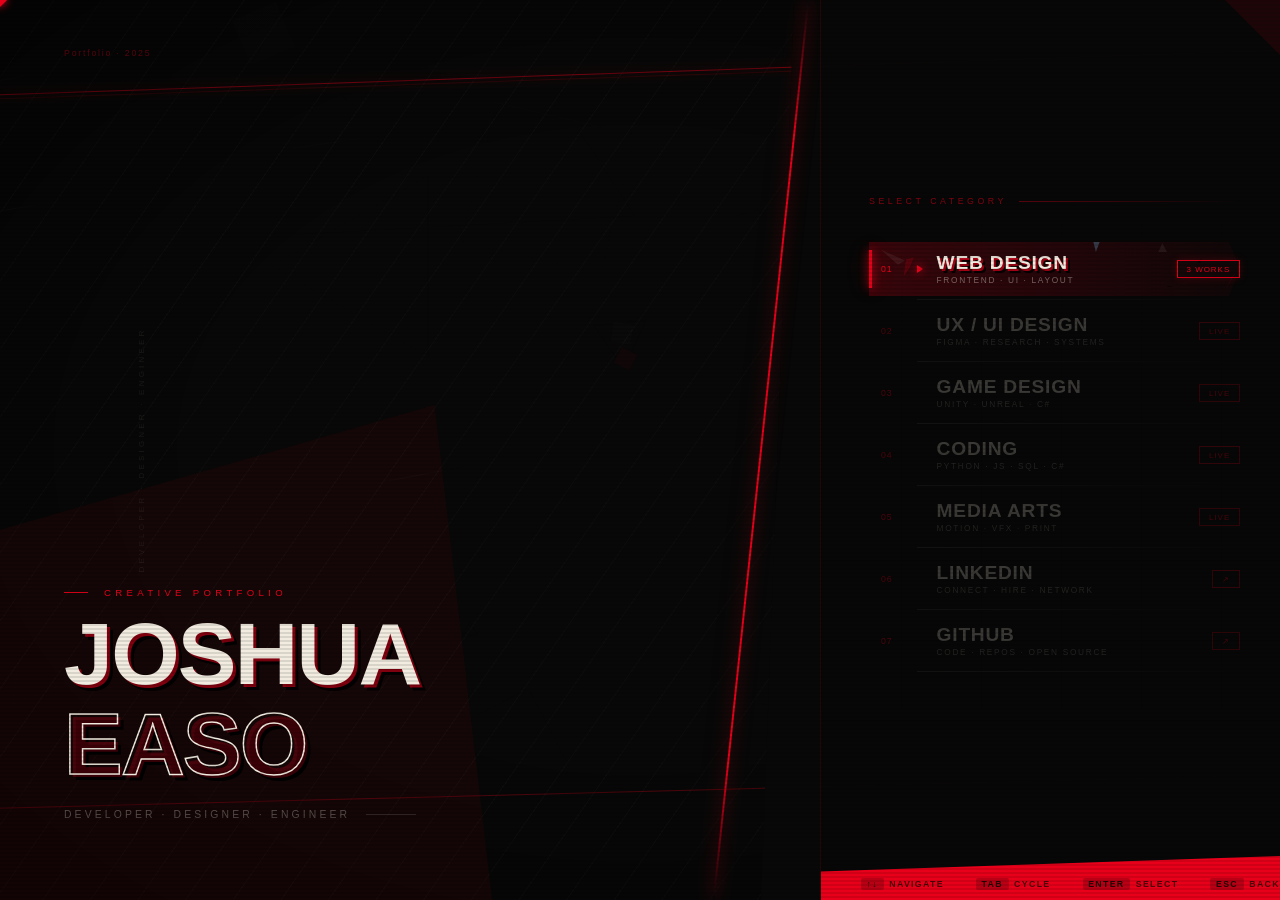
<file: index.html>
<!DOCTYPE html>
<html lang="en">
<head>
<meta charset="UTF-8">
<meta name="viewport" content="width=device-width, initial-scale=1.0">
<title>Joshua Easo — Portfolio</title>
<link rel="icon" type="image/png" href="GDK.png">
<style>
*,*::before,*::after{margin:0;padding:0;box-sizing:border-box;}

:root{
  --red:#e8001a;
  --black:#080808;
  --white:#f2ece0;
}

html,body{
  width:100%;height:100%;overflow:hidden;
  background:var(--black);
  font-family:'Arial Black','Arial Bold',Arial,sans-serif;
  cursor:none;
  user-select:none;
}

#cur{
  position:fixed;z-index:9999;pointer-events:none;
  width:10px;height:10px;
  background:var(--red);
  transform:translate(-50%,-50%) rotate(45deg);
  box-shadow:0 0 8px var(--red);
}

.scan{
  position:fixed;inset:0;z-index:800;pointer-events:none;
  background:repeating-linear-gradient(0deg,transparent,transparent 2px,rgba(0,0,0,0.1) 2px,rgba(0,0,0,0.1) 4px);
}

.bg{position:fixed;inset:0;overflow:hidden;}
#bgCanvas{position:absolute;inset:0;width:100%;height:100%;}
.bg::before{
  content:'';position:absolute;inset:0;
  background:repeating-linear-gradient(-55deg,transparent 0,transparent 38px,rgba(255,255,255,0.018) 38px,rgba(255,255,255,0.018) 39px);
  pointer-events:none;z-index:1;
}
.bg::after{
  content:'';position:absolute;inset:0;
  background:radial-gradient(ellipse 90% 90% at 50% 50%,transparent 40%,rgba(0,0,0,0.7) 100%);
  pointer-events:none;z-index:2;
}
.hl{position:absolute;left:-5%;width:110%;height:1px;background:var(--red);}
.hl1{top:8%;transform:rotate(-2deg);opacity:0.5;box-shadow:0 0 12px var(--red);}
.hl2{top:8.4%;transform:rotate(-2deg);opacity:0.15;}
.hl3{bottom:12%;transform:rotate(-1.5deg);opacity:0.3;}

.shell{
  position:fixed;inset:0;z-index:100;
  display:grid;
  grid-template-columns:1fr 460px;
}

/* LEFT */
.identity{
  position:relative;
  display:flex;flex-direction:column;justify-content:flex-end;
  padding:0 0 5rem 4rem;
  overflow:hidden;
}
.id-slab{
  position:absolute;bottom:0;left:-10%;
  width:70%;height:55%;
  background:var(--red);
  clip-path:polygon(0 30%,90% 0%,100% 100%,0% 100%);
  opacity:0.06;z-index:-1;
}
.id-vert{
  position:absolute;left:1.2rem;top:50%;transform:translateY(-50%) rotate(-90deg);
  font-size:0.5rem;letter-spacing:0.4em;text-transform:uppercase;
  color:rgba(242,236,224,0.08);font-family:Arial,sans-serif;white-space:nowrap;
}
.id-year{
  position:absolute;top:3rem;left:4rem;
  font-size:0.55rem;letter-spacing:0.2em;
  color:rgba(232,0,26,0.35);font-family:Arial,sans-serif;
}
.id-eyebrow{
  font-size:0.6rem;letter-spacing:0.45em;text-transform:uppercase;
  color:var(--red);margin-bottom:1rem;
  font-family:Arial,sans-serif;font-weight:400;
  display:flex;align-items:center;gap:1rem;
}
.id-eyebrow::before{content:'';width:1.5rem;height:1px;background:var(--red);}
.id-name{
  font-size:clamp(3.5rem,7vw,5.5rem);
  font-weight:900;letter-spacing:-0.02em;line-height:0.92;
  text-transform:uppercase;
}
.id-name .first{
  display:block;color:var(--white);
  text-shadow:3px 3px 0 rgba(232,0,26,0.55),6px 6px 0 rgba(0,0,0,0.85);
}
.id-name .last{
  display:block;
  color:transparent;
  -webkit-text-stroke:1.5px var(--white);
  text-shadow:3px 3px 0 rgba(232,0,26,0.25),6px 6px 0 rgba(0,0,0,0.9);
  margin-top:0.1em;
}
.id-role{
  margin-top:1.5rem;
  font-family:Arial,sans-serif;font-weight:400;
  font-size:0.65rem;letter-spacing:0.3em;text-transform:uppercase;
  color:rgba(242,236,224,0.3);
  display:flex;align-items:center;gap:1rem;
}
.id-role::after{content:'';width:50px;height:1px;background:rgba(242,236,224,0.12);}

/* DIAGONAL CUT */
.cut{
  position:absolute;top:0;right:-1px;
  width:60px;height:100%;z-index:50;
  background:var(--black);
  clip-path:polygon(55% 0%,100% 0%,100% 100%,0% 100%);
}
.cut-line{
  position:absolute;top:0;right:58px;
  width:2px;height:100%;
  background:linear-gradient(to bottom,transparent 0%,var(--red) 15%,var(--red) 85%,transparent 100%);
  transform:skewX(-6deg);
  box-shadow:0 0 16px rgba(232,0,26,0.6),-3px 0 24px rgba(232,0,26,0.25);
  z-index:51;
}

/* RIGHT PANEL */
.panel{
  background:rgba(8,8,8,0.97);
  border-left:1px solid rgba(232,0,26,0.12);
  display:flex;flex-direction:column;justify-content:center;
  padding:3rem 2.5rem 5rem 3rem;
  position:relative;overflow:hidden;
}
.panel::before{
  content:'';position:absolute;inset:0;pointer-events:none;
  background:linear-gradient(rgba(232,0,26,0.04) 1px,transparent 1px),linear-gradient(90deg,rgba(232,0,26,0.025) 1px,transparent 1px);
  background-size:80px 80px;
  mask-image:linear-gradient(to bottom,rgba(0,0,0,0.4) 0%,transparent 100%);
}
.corner{
  position:absolute;top:0;right:0;width:0;height:0;
  border-style:solid;border-width:0 55px 55px 0;
  border-color:transparent rgba(232,0,26,0.1) transparent transparent;
}
.panel-label{
  font-size:0.55rem;letter-spacing:0.4em;text-transform:uppercase;
  color:rgba(232,0,26,0.55);margin-bottom:2rem;
  font-family:Arial,sans-serif;font-weight:400;
  display:flex;align-items:center;gap:0.75rem;
}
.panel-label::after{content:'';flex:1;height:1px;background:linear-gradient(90deg,rgba(232,0,26,0.4),transparent);}

/* MENU */
.menu{list-style:none;position:relative;}
.mi{
  position:relative;display:flex;align-items:center;
  gap:0;padding:0;margin:0;cursor:none;height:62px;overflow:visible;
}
.mi-frame{
  position:absolute;inset:4px 0;
  clip-path:polygon(0% 0%,97% 0%,100% 50%,97% 100%,0% 100%);
  background:linear-gradient(90deg,rgba(232,0,26,0.22),rgba(232,0,26,0.04));
  opacity:0;transform:translateX(-20px);
  transition:opacity 0.18s ease,transform 0.18s cubic-bezier(0.23,1,0.32,1);
}
.mi.active .mi-frame{opacity:1;transform:translateX(0);}
.mi-bar{
  position:absolute;left:0;top:12px;bottom:12px;width:3px;
  background:var(--red);
  box-shadow:0 0 10px var(--red),0 0 20px rgba(232,0,26,0.4);
  opacity:0;transform:scaleY(0);transform-origin:center;
  transition:opacity 0.15s,transform 0.15s cubic-bezier(0.23,1,0.32,1);
}
.mi.active .mi-bar{opacity:1;transform:scaleY(1);}
.mi-num{
  width:3rem;flex-shrink:0;padding-left:0.75rem;
  font-size:0.55rem;letter-spacing:0.1em;
  color:rgba(232,0,26,0.3);font-family:Arial,sans-serif;
  transition:color 0.15s;z-index:1;
}
.mi.active .mi-num{color:var(--red);}
.mi-arr{
  width:0;height:0;flex-shrink:0;
  border:solid transparent;border-width:4px 0 4px 6px;
  border-left-color:transparent;margin-right:0.85rem;
  transition:border-left-color 0.15s,filter 0.15s;z-index:1;
}
.mi.active .mi-arr{border-left-color:var(--red);filter:drop-shadow(0 0 4px var(--red));}
.mi-text{flex:1;z-index:1;}
.mi-label{
  font-size:1.2rem;font-weight:900;letter-spacing:0.04em;
  text-transform:uppercase;line-height:1;
  color:rgba(242,236,224,0.22);
  transition:color 0.15s,text-shadow 0.15s;
}
.mi.active .mi-label{
  color:var(--white);
  text-shadow:2px 2px 0 rgba(232,0,26,0.65),4px 4px 0 rgba(0,0,0,0.85);
}
.mi-sub{
  font-family:Arial,sans-serif;font-weight:400;
  font-size:0.52rem;letter-spacing:0.2em;text-transform:uppercase;
  color:rgba(242,236,224,0.12);margin-top:2px;
  transition:color 0.15s;
}
.mi.active .mi-sub{color:rgba(242,236,224,0.42);}
.mi-tag{
  flex-shrink:0;z-index:1;
  font-family:Arial,sans-serif;font-size:0.5rem;font-weight:400;
  letter-spacing:0.12em;text-transform:uppercase;
  padding:0.2rem 0.55rem;
  border:1px solid rgba(232,0,26,0.18);
  color:rgba(232,0,26,0.28);
  transition:all 0.15s;
}
.mi.active .mi-tag{
  border-color:var(--red);color:var(--red);
  box-shadow:0 0 8px rgba(232,0,26,0.2);
}
.mi::after{
  content:'';position:absolute;bottom:0;left:3rem;right:0;
  height:1px;background:linear-gradient(90deg,rgba(242,236,224,0.05),transparent);
}
.mi-geo{
  position:absolute;inset:0;overflow:visible;
  pointer-events:none;z-index:0;
  opacity:0;transition:opacity 0.3s ease;
}
.mi.active .mi-geo{opacity:1;}

/* STATUS BAR */
.statusbar{
  position:absolute;bottom:0;left:0;right:0;height:44px;
  background:var(--red);
  clip-path:polygon(0 35%,100% 0%,100% 100%,0% 100%);
  display:flex;align-items:flex-end;padding:0 2.5rem 0.7rem;z-index:200;
}
.sb-hints{
  display:flex;gap:2rem;
  font-family:Arial,sans-serif;font-size:0.55rem;
  letter-spacing:0.15em;text-transform:uppercase;
  color:rgba(0,0,0,0.65);font-weight:700;
}
.sb-key{
  background:rgba(0,0,0,0.2);padding:0.05rem 0.35rem;
  border-radius:2px;color:rgba(0,0,0,0.8);margin-right:0.35rem;
}

/* OVERLAY */
.overlay{
  position:fixed;inset:0;z-index:600;
  display:flex;flex-direction:column;align-items:center;justify-content:center;
  background:rgba(6,6,6,0.97);
  pointer-events:none;opacity:0;
  transition:opacity 0.2s;
}
.overlay.open{pointer-events:all;opacity:1;}
.overlay-inner{
  width:100%;max-width:640px;
  transform:translateX(60px) skewX(-2deg);
  opacity:0;
  transition:transform 0.35s cubic-bezier(0.23,1,0.32,1),opacity 0.3s ease;
}
.overlay.open .overlay-inner{transform:translateX(0) skewX(0deg);opacity:1;}
.overlay-accent{
  position:absolute;top:0;left:0;
  width:3px;height:100%;
  background:linear-gradient(to bottom,transparent,var(--red) 20%,var(--red) 80%,transparent);
  box-shadow:0 0 20px rgba(232,0,26,0.4);
}
.ov-back{
  position:absolute;top:2rem;left:2.5rem;
  font-family:Arial,sans-serif;font-size:0.6rem;
  letter-spacing:0.2em;text-transform:uppercase;
  color:var(--red);cursor:none;
  display:flex;align-items:center;gap:0.6rem;
  border:1px solid rgba(232,0,26,0.35);padding:0.4rem 0.9rem;
  transition:background 0.15s;
}
.ov-back:hover{background:rgba(232,0,26,0.1);}
.ov-label{
  font-family:Arial,sans-serif;font-size:0.6rem;
  letter-spacing:0.4em;text-transform:uppercase;
  color:var(--red);margin-bottom:2.5rem;
  display:flex;align-items:center;gap:1rem;padding:0 2.5rem;
}
.ov-label::after{content:'';flex:1;height:1px;background:linear-gradient(90deg,rgba(232,0,26,0.5),transparent);}
.sub-list{padding:0 2.5rem;}
.sub-item{
  position:relative;
  display:flex;align-items:center;gap:1.5rem;
  padding:1.1rem 1.25rem;
  border-bottom:1px solid rgba(242,236,224,0.05);
  cursor:none;text-decoration:none;overflow:hidden;
  transition:background 0.15s;
}
.sub-item:first-child{border-top:1px solid rgba(242,236,224,0.05);}
.sub-item::before{
  content:'';position:absolute;inset:0;
  clip-path:polygon(0% 0%,97% 0%,100% 50%,97% 100%,0% 100%);
  background:linear-gradient(90deg,rgba(232,0,26,0.15),transparent);
  opacity:0;transform:translateX(-10px);
  transition:opacity 0.15s,transform 0.15s cubic-bezier(0.23,1,0.32,1);
}
.sub-item:hover::before{opacity:1;transform:translateX(0);}
.sub-n{font-size:0.55rem;color:rgba(232,0,26,0.4);font-family:Arial,sans-serif;width:1.5rem;flex-shrink:0;z-index:1;}
.sub-info{flex:1;z-index:1;}
.sub-name{
  font-size:1.3rem;font-weight:900;
  text-transform:uppercase;letter-spacing:0.04em;
  color:rgba(242,236,224,0.65);line-height:1;
  transition:color 0.15s,text-shadow 0.15s;
}
.sub-item:hover .sub-name{
  color:var(--white);
  text-shadow:2px 2px 0 rgba(232,0,26,0.6),4px 4px 0 rgba(0,0,0,0.8);
}
.sub-desc{
  font-family:Arial,sans-serif;font-size:0.6rem;
  letter-spacing:0.15em;text-transform:uppercase;
  color:rgba(242,236,224,0.22);margin-top:3px;
}
.sub-arr{z-index:1;font-size:0.9rem;color:rgba(232,0,26,0.35);transition:color 0.15s,transform 0.15s;}
.sub-item:hover .sub-arr{color:var(--red);transform:translateX(4px);}

/* COMING SOON */
.cs-wrap{text-align:center;padding:0 2.5rem;}
.cs-diamond{
  width:60px;height:60px;border:2px solid rgba(232,0,26,0.55);
  transform:rotate(45deg);margin:0 auto 2.5rem;
  display:flex;align-items:center;justify-content:center;
  animation:diam 3s ease-in-out infinite;
}
@keyframes diam{0%,100%{box-shadow:0 0 20px rgba(232,0,26,0.15);}50%{box-shadow:0 0 40px rgba(232,0,26,0.45);}}
.cs-title{
  font-size:3rem;font-weight:900;letter-spacing:0.08em;
  text-transform:uppercase;color:var(--white);
  text-shadow:3px 3px 0 rgba(232,0,26,0.5),6px 6px 0 rgba(0,0,0,0.9);
  margin-bottom:0.75rem;
}
.cs-sub{
  font-family:Arial,sans-serif;font-size:0.65rem;
  letter-spacing:0.3em;text-transform:uppercase;
  color:rgba(242,236,224,0.22);margin-bottom:3rem;
}
.cs-bar{width:160px;height:2px;background:rgba(242,236,224,0.07);margin:0 auto;overflow:hidden;}
.cs-fill{height:100%;background:var(--red);animation:prog 2s ease-in-out infinite alternate;box-shadow:0 0 8px var(--red);}
@keyframes prog{from{width:20%;margin-left:0;}to{width:50%;margin-left:30%;}}

#flash{
  position:fixed;inset:0;z-index:700;
  background:var(--red);opacity:0;pointer-events:none;
  transition:opacity 0.07s;
}
#flash.on{opacity:0.4;}

@media(max-width:768px){
  .shell{grid-template-columns:1fr;}
  .identity{display:none;}
  .panel{padding:5rem 1.5rem 4rem;}
  .mi-label{font-size:1rem;}
}
</style>
</head>
<body>

<div id="cur"></div>
<div id="flash"></div>
<div class="scan"></div>
<div class="bg">
  <canvas id="bgCanvas"></canvas>
  <div class="hl hl1"></div>
  <div class="hl hl2"></div>
  <div class="hl hl3"></div>
</div>

<div class="shell">
  <div class="identity">
    <div class="id-slab"></div>
    <div class="id-vert">Developer · Designer · Engineer</div>
    <div class="id-year">Portfolio · 2025</div>
    <div class="id-eyebrow">Creative Portfolio</div>
    <div class="id-name">
      <span class="first">Joshua</span>
      <span class="last">Easo</span>
    </div>
    <div class="id-role">Developer · Designer · Engineer</div>
    <div class="cut"></div>
    <div class="cut-line"></div>
  </div>

  <div class="panel">
    <div class="corner"></div>
    <div class="panel-label">Select Category</div>
    <ul class="menu" id="menu">
      <li class="mi active" data-action="webdesign">
        <div class="mi-frame"></div><div class="mi-bar"></div>
        <svg class="mi-geo" id="geo0"></svg>
        <span class="mi-num">01</span><div class="mi-arr"></div>
        <div class="mi-text"><div class="mi-label">Web Design</div><div class="mi-sub">Frontend · UI · Layout</div></div>
        <span class="mi-tag">3 Works</span>
      </li>
      <li class="mi" data-action="uiux">
        <div class="mi-frame"></div><div class="mi-bar"></div>
        <svg class="mi-geo" id="geo1"></svg>
        <span class="mi-num">02</span><div class="mi-arr"></div>
        <div class="mi-text"><div class="mi-label">UX / UI Design</div><div class="mi-sub">Figma · Research · Systems</div></div>
        <span class="mi-tag">Live</span>
      </li>
      <li class="mi" data-action="cs">
        <div class="mi-frame"></div><div class="mi-bar"></div>
        <svg class="mi-geo" id="geo2"></svg>
        <span class="mi-num">03</span><div class="mi-arr"></div>
        <div class="mi-text"><div class="mi-label">Game Design</div><div class="mi-sub">Unity · Unreal · C#</div></div>
        <span class="mi-tag">Live</span>
      </li>
      <li class="mi" data-action="coding">
        <div class="mi-frame"></div><div class="mi-bar"></div>
        <svg class="mi-geo" id="geo3"></svg>
        <span class="mi-num">04</span><div class="mi-arr"></div>
        <div class="mi-text"><div class="mi-label">Coding</div><div class="mi-sub">Python · JS · SQL · C#</div></div>
        <span class="mi-tag">Live</span>
      </li>
      <li class="mi" data-action="mediaarts">
        <div class="mi-frame"></div><div class="mi-bar"></div>
        <svg class="mi-geo" id="geo4"></svg>
        <span class="mi-num">05</span><div class="mi-arr"></div>
        <div class="mi-text"><div class="mi-label">Media Arts</div><div class="mi-sub">Motion · VFX · Print</div></div>
        <span class="mi-tag">Live</span>
      </li>
      <li class="mi" data-action="linkedin">
        <div class="mi-frame"></div><div class="mi-bar"></div>
        <svg class="mi-geo" id="geo5"></svg>
        <span class="mi-num">06</span><div class="mi-arr"></div>
        <div class="mi-text"><div class="mi-label">LinkedIn</div><div class="mi-sub">Connect · Hire · Network</div></div>
        <span class="mi-tag">↗</span>
      </li>
      <li class="mi" data-action="github">
        <div class="mi-frame"></div><div class="mi-bar"></div>
        <svg class="mi-geo" id="geo6"></svg>
        <span class="mi-num">07</span><div class="mi-arr"></div>
        <div class="mi-text"><div class="mi-label">GitHub</div><div class="mi-sub">Code · Repos · Open Source</div></div>
        <span class="mi-tag">↗</span>
      </li>
    </ul>
    <div class="statusbar">
      <div class="sb-hints" id="sbHints">
        <span><span class="sb-key">↑↓</span>Navigate</span>
        <span><span class="sb-key">Tab</span>Cycle</span>
        <span><span class="sb-key">Enter</span>Select</span>
        <span><span class="sb-key">Esc</span>Back</span>
      </div>
    </div>
  </div>
</div>

<!-- WEB DESIGN OVERLAY -->
<div class="overlay" id="ovWeb">
  <div class="overlay-accent"></div>
  <div class="ov-back" id="webBack">← Back</div>
  <div class="overlay-inner">
    <div class="ov-label">Web Design — Select Project</div>
    <div class="sub-list">
      <a class="sub-item" href="aria-landing.html" target="_blank">
        <span class="sub-n">01</span>
        <div class="sub-info"><div class="sub-name">ARIA</div><div class="sub-desc">Product Landing Page · Futuristic Tech</div></div>
        <span class="sub-arr">→</span>
      </a>
      <a class="sub-item" href="obsidian-restaurant.html" target="_blank">
        <span class="sub-n">02</span>
        <div class="sub-info"><div class="sub-name">OBSIDIAN</div><div class="sub-desc">Fine Dining Restaurant · Dark Luxury</div></div>
        <span class="sub-arr">→</span>
      </a>
      <a class="sub-item" href="nova-agency.html" target="_blank">
        <span class="sub-n">03</span>
        <div class="sub-info"><div class="sub-name">NOVA Studio</div><div class="sub-desc">Creative Agency · Techy Futuristic</div></div>
        <span class="sub-arr">→</span>
      </a>
    </div>
  </div>
</div>

<!-- COMING SOON OVERLAY -->
<div class="overlay" id="ovCS">
  <div class="overlay-accent"></div>
  <div class="ov-back" id="csBack">← Back</div>
  <div class="overlay-inner">
    <div class="cs-wrap">
      <div class="cs-diamond"></div>
      <div class="cs-title">Coming Soon</div>
      <div class="cs-sub">This section is under construction</div>
      <div class="cs-bar"><div class="cs-fill"></div></div>
    </div>
  </div>
</div>

<script>
const cur=document.getElementById('cur');
const flash=document.getElementById('flash');
const items=Array.from(document.querySelectorAll('.mi'));
let idx=0;

// ── MOBILE DETECTION ──
// True if touch device OR narrow viewport
const isMobile=()=>('ontouchstart' in window||navigator.maxTouchPoints>0||window.innerWidth<=900);

// Hide cursor on touch devices
if('ontouchstart' in window||navigator.maxTouchPoints>0){
  cur.style.display='none';
}

document.addEventListener('mousemove',e=>{
  cur.style.left=e.clientX+'px';
  cur.style.top=e.clientY+'px';
});

// ── MAIN MENU STATE ──
function setActive(i){
  items.forEach(el=>el.classList.remove('active'));
  items[i].classList.add('active');
  idx=i;
  geoSystem.onSelect(i);
}

// Mouse hover — desktop only
items.forEach((el,i)=>el.addEventListener('mouseenter',()=>{
  if(!isMobile()) setActive(i);
}));

// ── CLICK / TAP HANDLER ──
// Desktop: single click triggers action
// Mobile: first tap selects (highlights), second tap on already-selected opens
items.forEach((el,i)=>el.addEventListener('click',()=>{
  if(isMobile()){
    if(idx===i && el.classList.contains('active')){
      // second tap on already-selected item — open it
      trigger(el.dataset.action);
    } else {
      // first tap — just select
      setActive(i);
    }
  } else {
    // desktop — select + open immediately
    setActive(i);
    trigger(el.dataset.action);
  }
}));

// ── KEYBOARD NAVIGATION ──
document.addEventListener('keydown',e=>{
  const anyOpen=document.querySelector('.overlay.open');
  if(anyOpen){
    if(e.key==='Escape'){closeAll();return;}
    // Tab cycles sub-items inside web overlay if open
    const webOpen=document.getElementById('ovWeb').classList.contains('open');
    if(webOpen){
      const subs=Array.from(document.querySelectorAll('.sub-item'));
      if(e.key==='Tab'){
        e.preventDefault();
        const cur=document.querySelector('.sub-item.sub-active');
        const ci=cur?subs.indexOf(cur):-1;
        const ni=e.shiftKey?(ci-1+subs.length)%subs.length:(ci+1)%subs.length;
        subs.forEach(s=>s.classList.remove('sub-active'));
        subs[ni].classList.add('sub-active');
        subIdx=ni;
        return;
      }
      if(e.key==='ArrowDown'){e.preventDefault();const subs=Array.from(document.querySelectorAll('.sub-item'));const ci=subs.indexOf(document.querySelector('.sub-item.sub-active'));const ni=Math.min(ci+1,subs.length-1);subs.forEach(s=>s.classList.remove('sub-active'));subs[ni].classList.add('sub-active');subIdx=ni;return;}
      if(e.key==='ArrowUp'){e.preventDefault();const subs=Array.from(document.querySelectorAll('.sub-item'));const ci=subs.indexOf(document.querySelector('.sub-item.sub-active'));const ni=Math.max(ci-1,0);subs.forEach(s=>s.classList.remove('sub-active'));subs[ni].classList.add('sub-active');subIdx=ni;return;}
      if(e.key==='Enter'){e.preventDefault();const active=document.querySelector('.sub-item.sub-active');if(active)window.open(active.href,'_blank');return;}
    }
    return;
  }
  // Main menu navigation
  if(e.key==='ArrowDown'){e.preventDefault();setActive(Math.min(idx+1,items.length-1));}
  else if(e.key==='ArrowUp'){e.preventDefault();setActive(Math.max(idx-1,0));}
  else if(e.key==='Tab'){
    e.preventDefault();
    // Tab wraps around — Shift+Tab goes backwards
    const next=e.shiftKey?(idx-1+items.length)%items.length:(idx+1)%items.length;
    setActive(next);
  }
  else if(e.key==='Enter'){e.preventDefault();trigger(items[idx].dataset.action);}
});

// ── SUB-ITEM CLICK / TAP (web overlay) ──
let subIdx=-1;
document.querySelectorAll('.sub-item').forEach((el,i)=>{
  // Mouse hover highlights on desktop
  el.addEventListener('mouseenter',()=>{
    if(!isMobile()){
      document.querySelectorAll('.sub-item').forEach(s=>s.classList.remove('sub-active'));
      el.classList.add('sub-active');
      subIdx=i;
    }
  });
  // Click/tap handling
  el.addEventListener('click',e=>{
    if(isMobile()){
      const subs=Array.from(document.querySelectorAll('.sub-item'));
      if(el.classList.contains('sub-active')){
        // second tap — navigate
        // let default anchor behavior fire
      } else {
        e.preventDefault();
        subs.forEach(s=>s.classList.remove('sub-active'));
        el.classList.add('sub-active');
        subIdx=i;
        // Show a small hint
        showSubHint();
      }
    }
    // desktop: default anchor opens in new tab — no override needed
  });
});

// Brief hint on mobile first tap in submenu
function showSubHint(){
  const label=document.querySelector('.ov-label');
  if(!label)return;
  const orig=label.textContent;
  label.textContent='Tap again to open →';
  setTimeout(()=>{label.textContent=orig;},1400);
}

function doFlash(cb){
  flash.classList.add('on');
  setTimeout(()=>{flash.classList.remove('on');if(cb)cb();},110);
}

function trigger(action){
  doFlash(()=>{
    if(action==='webdesign'){
      // reset sub selection when opening
      document.querySelectorAll('.sub-item').forEach(s=>s.classList.remove('sub-active'));
      subIdx=-1;
      document.getElementById('ovWeb').classList.add('open');
    }
    else if(action==='linkedin')window.open('https://www.linkedin.com/in/joshua-easo-81b1a7196','_blank');
    else if(action==='github')window.open('https://github.com/GoshDaKirby','_blank');
    else if(action==='mediaarts')window.location.href='media-arts.html';
    else if(action==='uiux')window.location.href='ux-ui.html';
    else if(action==='coding')window.location.href='coding.html';
    else if(action==='cs')window.location.href='game-design.html';
    else document.getElementById('ovCS').classList.add('open');
  });
}

function closeAll(){
  doFlash(()=>{
    document.querySelectorAll('.overlay').forEach(o=>o.classList.remove('open'));
    document.querySelectorAll('.sub-item').forEach(s=>s.classList.remove('sub-active'));
    subIdx=-1;
  });
}

document.getElementById('webBack').addEventListener('click',closeAll);
document.getElementById('csBack').addEventListener('click',closeAll);

// Update status bar hints for mobile
if(isMobile()){
  document.getElementById('sbHints').innerHTML=
    '<span><span class="sb-key">Tap</span>Select</span>'+
    '<span><span class="sb-key">Tap Again</span>Open</span>'+
    '<span><span class="sb-key">← Back</span>Return</span>';
}

/* ── GEOMETRY SYSTEM ── */
const geoSystem = (() => {
  // Colors: black, white, red, light blue
  const FILLS = [
    'rgba(0,0,0,0.75)',
    'rgba(242,236,224,0.12)',
    'rgba(232,0,26,0.45)',
    'rgba(120,210,255,0.25)',
    'rgba(0,0,0,0.5)',
    'rgba(232,0,26,0.2)',
    'rgba(120,210,255,0.15)',
    'rgba(242,236,224,0.07)',
  ];

  // Each item gets its own set of shapes
  const itemStates = items.map((el, i) => {
    const svg = el.querySelector('.mi-geo');
    return { svg, shapes: [], animating: false, slowSpeed: 0.18, fastSpeed: 3.2 };
  });

  // Build shapes for a given svg element (called lazily on first activate)
  function initShapes(state) {
    if (state.shapes.length) return;
    const svg = state.svg;
    // We'll use the svg's bounding area — get it after layout
    const rect = svg.parentElement.getBoundingClientRect();
    const W = rect.width || 460;
    const H = rect.height || 62;

    // Safe zones: shapes live in margins around the text
    // Left margin: 0 to ~48px (num + arr area)
    // Right margin: last ~50px (tag area)
    // Top/bottom: 4px inner padding
    // We create shapes in two zones: left strip and right strip
    const zones = [
      // left strip (between bar and num)
      { xMin: 4, xMax: 46, yMin: 6, yMax: H - 6 },
      // right strip (after tag)
      { xMin: W - 46, xMax: W - 4, yMin: 6, yMax: H - 6 },
      // very top sliver across full width
      { xMin: 48, xMax: W - 52, yMin: 4, yMax: 14 },
      // very bottom sliver
      { xMin: 48, xMax: W - 52, yMin: H - 14, yMax: H - 4 },
    ];

    const shapeCount = 7;
    const shapes = [];

    for (let s = 0; s < shapeCount; s++) {
      const zone = zones[s % zones.length];
      const cx = zone.xMin + Math.random() * (zone.xMax - zone.xMin);
      const cy = zone.yMin + Math.random() * (zone.yMax - zone.yMin);
      // small polygons — 3 or 4 vertices
      const sides = Math.random() < 0.5 ? 3 : 4;
      const size = 4 + Math.random() * 9; // 4–13px
      const fillIdx = Math.floor(Math.random() * FILLS.length);

      // Generate vertices around center, clamped to zone
      const verts = [];
      for (let v = 0; v < sides; v++) {
        const angle = (v / sides) * Math.PI * 2 + Math.random() * 0.6;
        const r = size * (0.5 + Math.random() * 0.5);
        const vx = Math.max(zone.xMin, Math.min(zone.xMax, cx + Math.cos(angle) * r));
        const vy = Math.max(zone.yMin, Math.min(zone.yMax, cy + Math.sin(angle) * r));
        verts.push({
          x: vx, y: vy,
          // target (drifts toward)
          tx: vx, ty: vy,
          // home zone for this vertex
          zone,
          // drift range: vertex can move ±range from its initial pos
          range: 5 + Math.random() * 6,
          ox: vx, oy: vy, // original center
        });
      }

      const poly = document.createElementNS('http://www.w3.org/2000/svg','polygon');
      poly.setAttribute('fill', FILLS[fillIdx]);
      poly.setAttribute('stroke', 'none');
      svg.appendChild(poly);

      shapes.push({ poly, verts, fillIdx });
    }

    // Set svg viewBox to match item size
    svg.setAttribute('viewBox', `0 0 ${W} ${H}`);
    svg.setAttribute('preserveAspectRatio', 'none');
    state.shapes = shapes;
    state.W = W;
    state.H = H;
  }

  function updatePolygon(shape) {
    const pts = shape.verts.map(v => `${v.x.toFixed(2)},${v.y.toFixed(2)}`).join(' ');
    shape.poly.setAttribute('points', pts);
  }

  // Set new random targets for all vertices
  function randomizeTargets(state, speed) {
    state.shapes.forEach(shape => {
      shape.verts.forEach(v => {
        const z = v.zone;
        // new target near origin but within range, clamped to zone
        v.tx = Math.max(z.xMin, Math.min(z.xMax, v.ox + (Math.random() - 0.5) * 2 * v.range));
        v.ty = Math.max(z.yMin, Math.min(z.yMax, v.oy + (Math.random() - 0.5) * 2 * v.range));
      });
    });
    state.currentSpeed = speed;
  }

  // Lerp all vertices toward their targets; returns true if still moving
  function lerpShapes(state) {
    const spd = state.currentSpeed || state.slowSpeed;
    let moving = false;
    state.shapes.forEach(shape => {
      shape.verts.forEach(v => {
        const dx = v.tx - v.x;
        const dy = v.ty - v.y;
        if (Math.abs(dx) > 0.05 || Math.abs(dy) > 0.05) {
          v.x += dx * spd * 0.1;
          v.y += dy * spd * 0.1;
          moving = true;
        } else {
          v.x = v.tx; v.y = v.ty;
        }
      });
      updatePolygon(shape);
    });
    return moving;
  }

  let rafId = null;
  let slowDriftTimer = null;

  function startLoop() {
    if (rafId) return;
    function loop() {
      const state = itemStates[idx];
      if (!state || !state.shapes.length) { rafId = null; return; }
      const moving = lerpShapes(state);
      rafId = requestAnimationFrame(loop);
    }
    rafId = requestAnimationFrame(loop);
  }

  function stopLoop() {
    if (rafId) { cancelAnimationFrame(rafId); rafId = null; }
  }

  function scheduleSlow(state) {
    if (slowDriftTimer) clearInterval(slowDriftTimer);
    // Every 2.5s pick new gentle targets
    slowDriftTimer = setInterval(() => {
      if (itemStates[idx] === state) {
        randomizeTargets(state, state.slowSpeed);
      }
    }, 2500);
  }

  function onSelect(i) {
    // Stop any slow drift timer
    if (slowDriftTimer) clearInterval(slowDriftTimer);
    stopLoop();

    const state = itemStates[i];
    initShapes(state);

    // Fast burst to new positions
    randomizeTargets(state, state.fastSpeed);
    startLoop();

    // After ~600ms, slow down and schedule gentle drift
    setTimeout(() => {
      if (itemStates[idx] === state) {
        state.currentSpeed = state.slowSpeed;
        scheduleSlow(state);
      }
    }, 600);
  }

  // Kick off initial state
  setTimeout(() => onSelect(0), 100);

  return { onSelect };
})();
/* ── BACKGROUND CANVAS ── */
(()=>{
  const canvas = document.getElementById('bgCanvas');
  const ctx = canvas.getContext('2d');
  let W, H;

  function resize(){
    W = canvas.width = window.innerWidth;
    H = canvas.height = window.innerHeight;
  }
  resize();
  window.addEventListener('resize', resize);

  // ── STREAKS OF LIGHT ──
  const streaks = Array.from({length:18}, ()=>makeStreak());

  function makeStreak(){
    const angle = (-15 + Math.random()*8) * Math.PI/180; // nearly horizontal, slight negative tilt
    const speed = 0.08 + Math.random()*0.18;
    const len   = 60 + Math.random()*200;
    const alpha = 0.025 + Math.random()*0.045;
    const w     = 0.4 + Math.random()*0.8;
    return {
      x: Math.random()*1.6*window.innerWidth - 0.3*window.innerWidth,
      y: Math.random()*window.innerHeight,
      angle, speed, len, alpha, w,
      // color: mostly white, occasional red or cyan
      color: Math.random()<0.75
        ? `rgba(242,236,224,${alpha})`
        : Math.random()<0.5
          ? `rgba(232,0,26,${alpha*0.8})`
          : `rgba(100,200,255,${alpha*0.7})`,
    };
  }

  function updateStreak(s){
    s.x += Math.cos(s.angle) * s.speed;
    s.y += Math.sin(s.angle) * s.speed;
    // wrap when fully off-screen to the right/bottom
    if(s.x > W+400) s.x = -400;
    if(s.y > H+40)  s.y = -40;
    if(s.x < -400)  s.x = W+400;
  }

  function drawStreak(s){
    const ex = s.x + Math.cos(s.angle)*s.len;
    const ey = s.y + Math.sin(s.angle)*s.len;
    const g = ctx.createLinearGradient(s.x,s.y,ex,ey);
    g.addColorStop(0,'transparent');
    g.addColorStop(0.4,s.color);
    g.addColorStop(1,'transparent');
    ctx.beginPath();
    ctx.moveTo(s.x,s.y);
    ctx.lineTo(ex,ey);
    ctx.strokeStyle = g;
    ctx.lineWidth = s.w;
    ctx.stroke();
  }

  // ── FLOATING GEOMETRY ──
  const geos = Array.from({length:26}, ()=>makeGeo());

  function makeGeo(){
    const sides = Math.random()<0.5 ? 3 : 4;
    // tiered sizing: small / medium / large / huge
    const tier = Math.random();
    const size = tier < 0.30 ? 6  + Math.random()*14        // small:  6–20px
               : tier < 0.60 ? 20 + Math.random()*40        // medium: 20–60px
               : tier < 0.82 ? 60 + Math.random()*90        // large:  60–150px
               :               150 + Math.random()*150;     // huge:   150–300px (radius, so ~300–600px across)
    // bigger = more transparent so they don't overpower
    const alpha = size > 120 ? 0.006 + Math.random()*0.012
                : size > 50  ? 0.012 + Math.random()*0.022
                :              0.025 + Math.random()*0.05;
    const filled = size > 80 ? false : Math.random()<0.28; // huge shapes always just outline
    const speedScale = size > 100 ? 0.4 : size > 40 ? 0.7 : 1.0; // bigger = slower drift
    const speed = {
      x: (Math.random()-0.5) * 0.32 * speedScale,
      y: (Math.random()-0.5) * 0.22 * speedScale,
      r: (Math.random()-0.5) * 0.006 * speedScale,
    };
    // dull gray and red, no cyan
    const roll = Math.random();
    const col = roll < 0.50 ? `rgba(80,80,80,${alpha})`
              : roll < 0.72 ? `rgba(45,45,45,${alpha})`
              : roll < 0.88 ? `rgba(232,0,26,${alpha})`
              :                `rgba(150,150,150,${alpha})`;
    return {
      x: Math.random()*window.innerWidth,
      y: Math.random()*window.innerHeight,
      size, sides, filled, speed, col,
      rot: Math.random()*Math.PI*2,
    };
  }

  function updateGeo(g){
    g.x   += g.speed.x;
    g.y   += g.speed.y;
    g.rot += g.speed.r;
    const buf = g.size + 20;
    if(g.x < -buf)   g.x = W+buf;
    if(g.x > W+buf)  g.x = -buf;
    if(g.y < -buf)   g.y = H+buf;
    if(g.y > H+buf)  g.y = -buf;
  }

  function drawGeo(g){
    ctx.save();
    ctx.translate(g.x, g.y);
    ctx.rotate(g.rot);
    ctx.beginPath();
    for(let i=0;i<g.sides;i++){
      const a = (i/g.sides)*Math.PI*2;
      const px = Math.cos(a)*g.size;
      const py = Math.sin(a)*g.size;
      i===0 ? ctx.moveTo(px,py) : ctx.lineTo(px,py);
    }
    ctx.closePath();
    if(g.filled){
      ctx.fillStyle = g.col;
      ctx.fill();
    } else {
      ctx.strokeStyle = g.col;
      ctx.lineWidth = 0.5;
      ctx.stroke();
    }
    ctx.restore();
  }

  // ── RENDER LOOP ──
  function frame(){
    ctx.clearRect(0,0,W,H);

    // Draw streaks
    streaks.forEach(s=>{ updateStreak(s); drawStreak(s); });

    // Draw geometry
    geos.forEach(g=>{ updateGeo(g); drawGeo(g); });

    requestAnimationFrame(frame);
  }
  requestAnimationFrame(frame);
})();
</script>
</body>
</html>
</file>
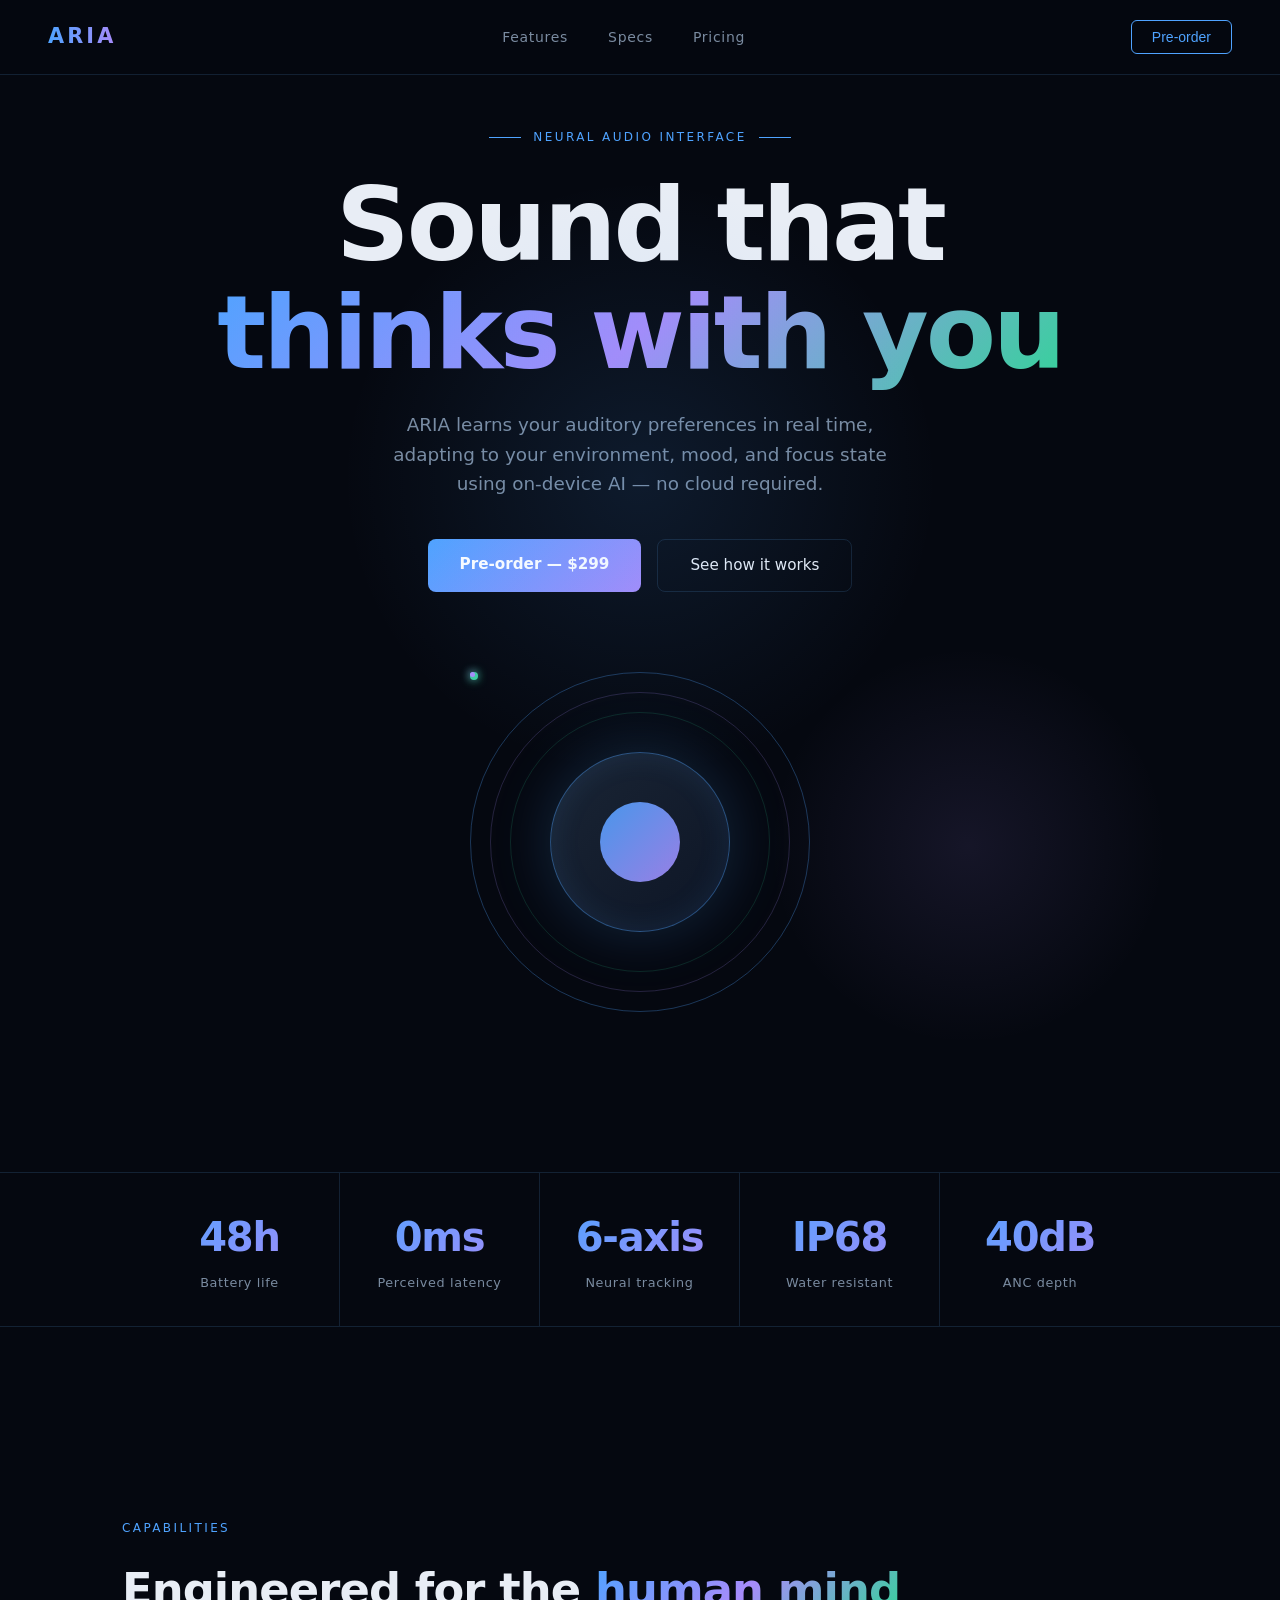
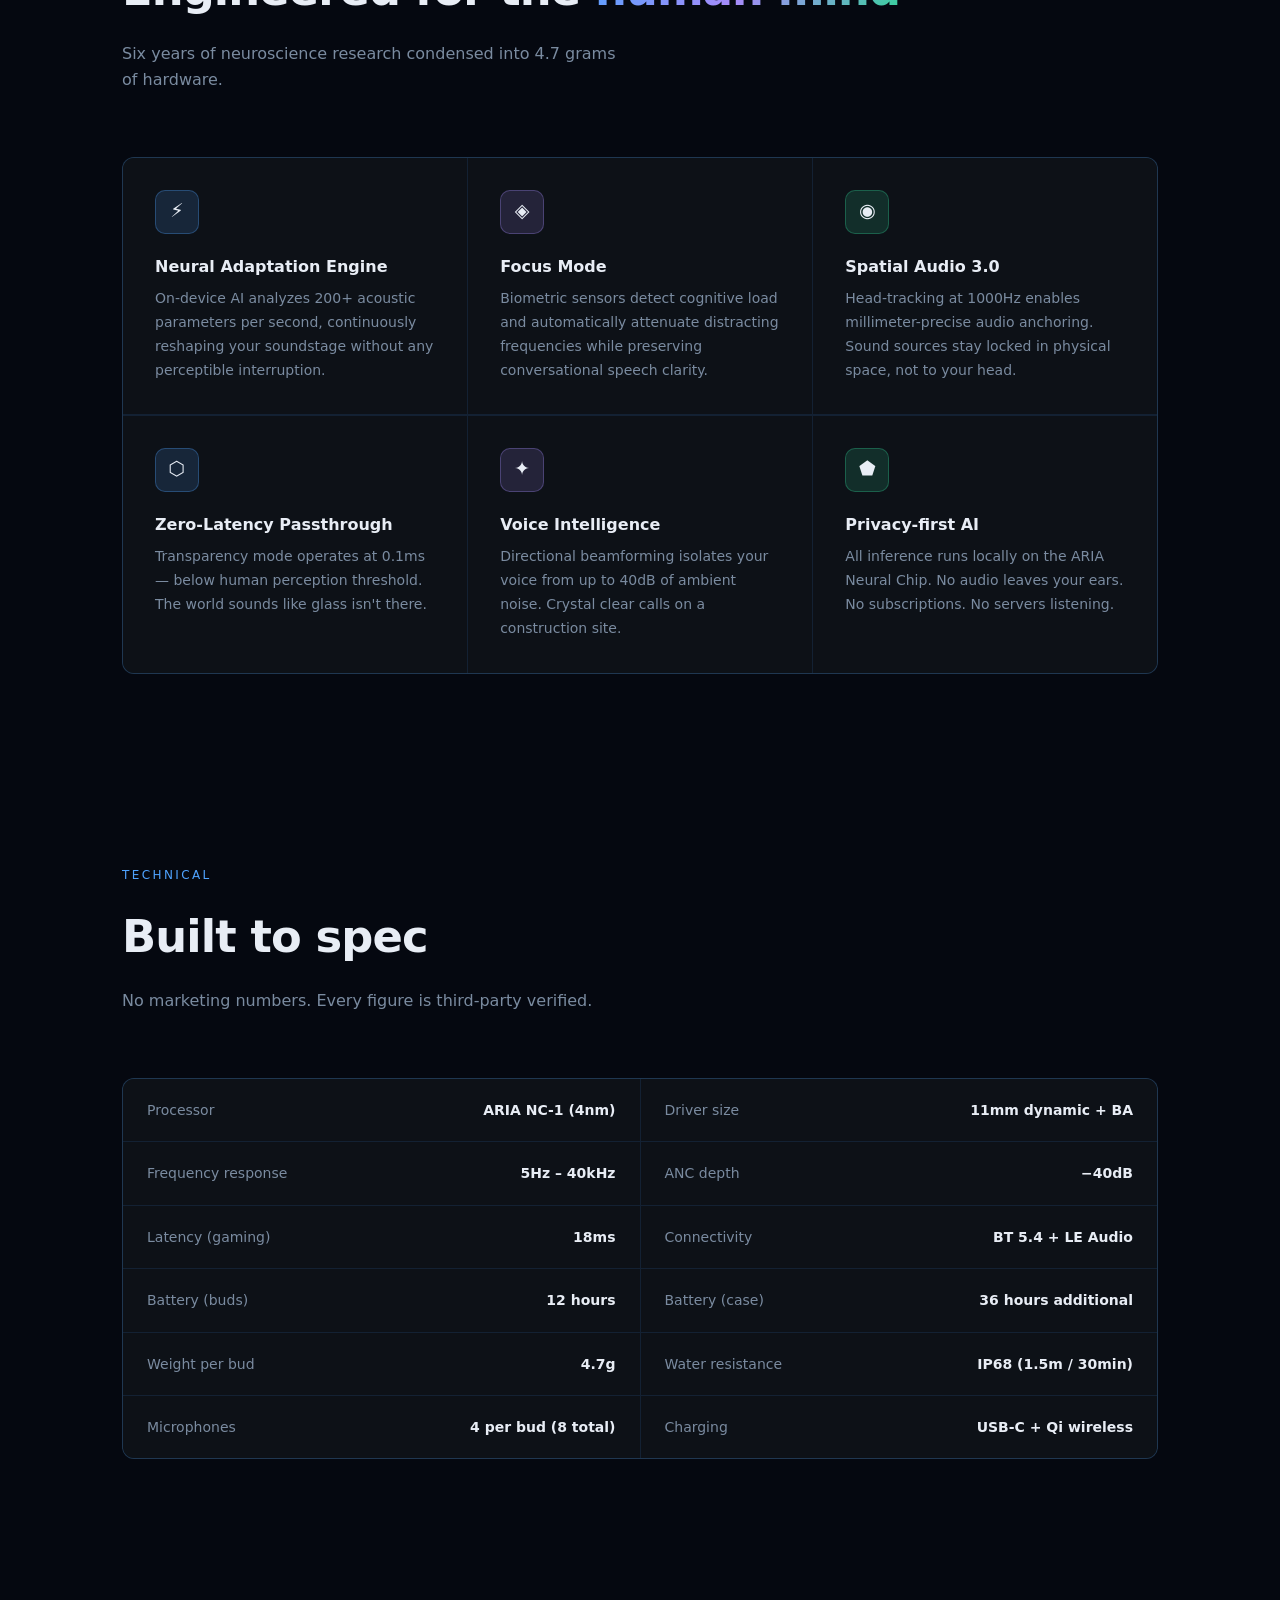
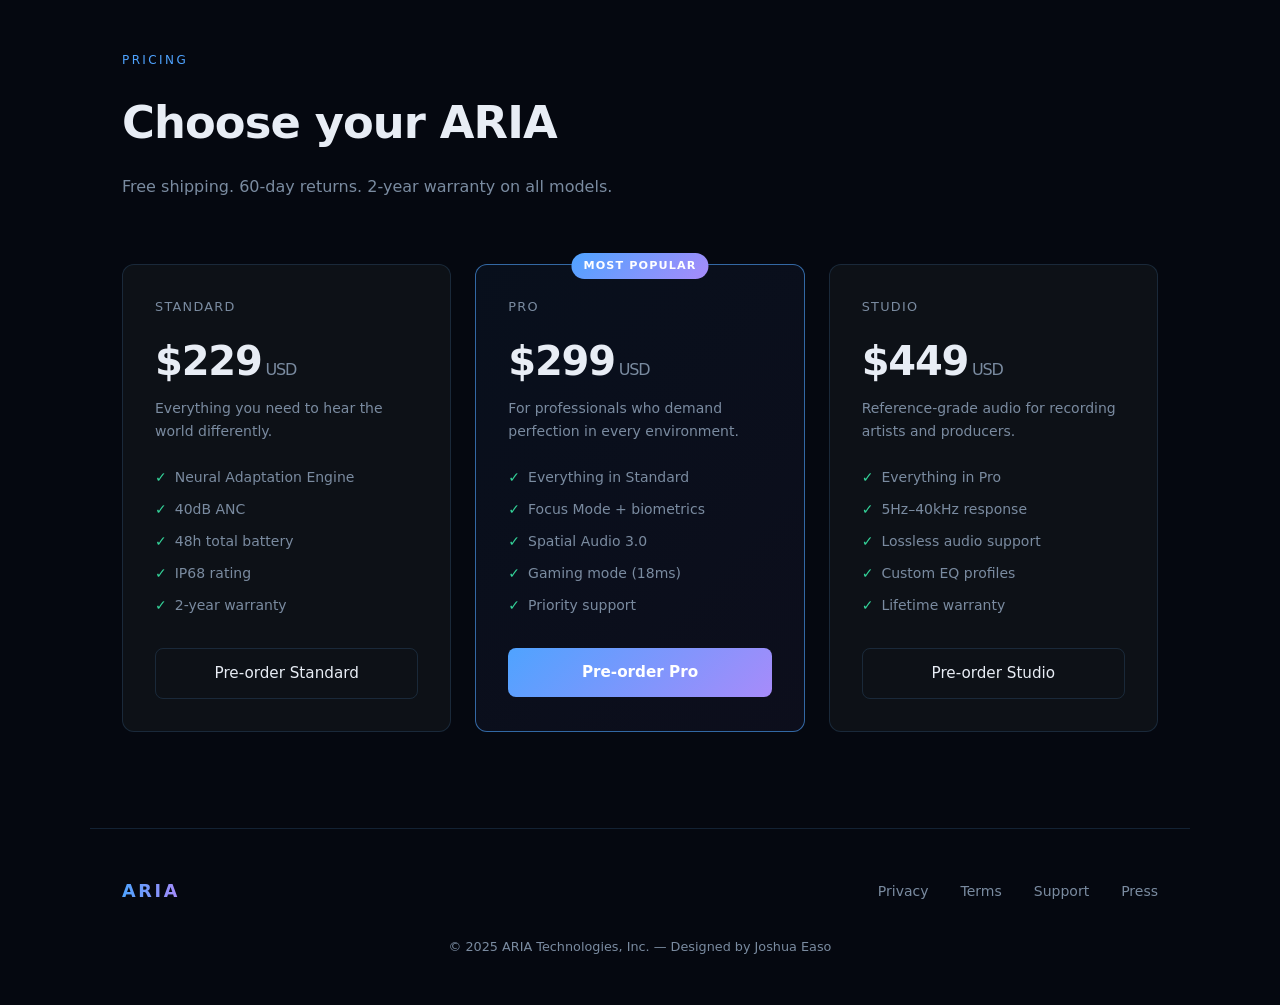
<file: aria-landing.html>
<!DOCTYPE html>
<html lang="en">
<head>
<meta charset="UTF-8">
<meta name="viewport" content="width=device-width, initial-scale=1.0">
<title>ARIA — Neural Audio Interface</title>
<style>
  *, *::before, *::after { box-sizing: border-box; margin: 0; padding: 0; }

  :root {
    --bg: #050810;
    --surface: #0d1117;
    --surface2: #141a24;
    --border: rgba(99,179,255,0.15);
    --accent: #4fa3ff;
    --accent2: #a78bfa;
    --accent3: #34d399;
    --text: #e8edf5;
    --muted: #7a8ba0;
    --glow: rgba(79,163,255,0.25);
  }

  html { scroll-behavior: smooth; }

  body {
    background: var(--bg);
    color: var(--text);
    font-family: 'Segoe UI', system-ui, -apple-system, sans-serif;
    line-height: 1.6;
    overflow-x: hidden;
  }

  /* NAV */
  nav {
    position: fixed; top: 0; left: 0; right: 0; z-index: 100;
    display: flex; align-items: center; justify-content: space-between;
    padding: 1.25rem 3rem;
    background: rgba(5,8,16,0.85);
    backdrop-filter: blur(16px);
    border-bottom: 1px solid var(--border);
  }
  .logo {
    font-size: 1.3rem; font-weight: 700; letter-spacing: 0.15em;
    background: linear-gradient(90deg, var(--accent), var(--accent2));
    -webkit-background-clip: text; -webkit-text-fill-color: transparent;
  }
  .nav-links { display: flex; gap: 2.5rem; list-style: none; }
  .nav-links a {
    color: var(--muted); text-decoration: none; font-size: 0.875rem;
    letter-spacing: 0.05em; transition: color 0.2s;
  }
  .nav-links a:hover { color: var(--text); }
  .nav-cta {
    padding: 0.5rem 1.25rem; border-radius: 6px;
    border: 1px solid var(--accent); color: var(--accent);
    background: transparent; font-size: 0.875rem; cursor: pointer;
    transition: all 0.2s;
  }
  .nav-cta:hover { background: rgba(79,163,255,0.1); }

  /* HERO */
  .hero {
    min-height: 100vh;
    display: flex; flex-direction: column; align-items: center; justify-content: center;
    padding: 8rem 2rem 4rem;
    position: relative; text-align: center;
    overflow: hidden;
  }
  .hero-glow {
    position: absolute; width: 600px; height: 600px;
    background: radial-gradient(circle, rgba(79,163,255,0.12) 0%, transparent 70%);
    top: 50%; left: 50%; transform: translate(-50%, -60%);
    pointer-events: none;
  }
  .hero-glow2 {
    position: absolute; width: 400px; height: 400px;
    background: radial-gradient(circle, rgba(167,139,250,0.1) 0%, transparent 70%);
    top: 60%; left: 60%;
    pointer-events: none;
  }
  .eyebrow {
    font-size: 0.75rem; letter-spacing: 0.2em; text-transform: uppercase;
    color: var(--accent); margin-bottom: 1.5rem;
    display: flex; align-items: center; gap: 0.75rem;
  }
  .eyebrow::before, .eyebrow::after {
    content: ''; display: block; width: 2rem; height: 1px; background: var(--accent);
  }
  h1 {
    font-size: clamp(3rem, 8vw, 6.5rem);
    font-weight: 800; line-height: 1.05;
    letter-spacing: -0.03em; margin-bottom: 1.5rem;
  }
  .gradient-text {
    background: linear-gradient(135deg, var(--accent) 0%, var(--accent2) 50%, var(--accent3) 100%);
    -webkit-background-clip: text; -webkit-text-fill-color: transparent;
  }
  .hero-sub {
    font-size: 1.15rem; color: var(--muted); max-width: 520px;
    margin: 0 auto 2.5rem;
  }
  .hero-actions { display: flex; gap: 1rem; justify-content: center; flex-wrap: wrap; }
  .btn-primary {
    padding: 0.85rem 2rem; border-radius: 8px;
    background: linear-gradient(135deg, var(--accent), var(--accent2));
    color: #fff; font-size: 0.95rem; font-weight: 600;
    border: none; cursor: pointer; transition: opacity 0.2s, transform 0.2s;
    text-decoration: none; display: inline-block;
  }
  .btn-primary:hover { opacity: 0.9; transform: translateY(-1px); }
  .btn-ghost {
    padding: 0.85rem 2rem; border-radius: 8px;
    border: 1px solid var(--border); color: var(--text);
    background: transparent; font-size: 0.95rem; cursor: pointer;
    transition: border-color 0.2s, background 0.2s;
    text-decoration: none; display: inline-block;
  }
  .btn-ghost:hover { border-color: var(--accent); background: rgba(79,163,255,0.05); }

  /* DEVICE VISUAL */
  .device-container {
    margin: 5rem auto 0; position: relative; width: 340px; height: 340px;
  }
  .device-ring {
    position: absolute; border-radius: 50%;
    border: 1px solid;
    animation: pulse-ring 3s ease-in-out infinite;
  }
  .ring1 { inset: 0; border-color: rgba(79,163,255,0.3); }
  .ring2 { inset: 20px; border-color: rgba(167,139,250,0.2); animation-delay: 0.5s; }
  .ring3 { inset: 40px; border-color: rgba(52,211,153,0.15); animation-delay: 1s; }
  @keyframes pulse-ring {
    0%, 100% { opacity: 0.5; transform: scale(1); }
    50% { opacity: 1; transform: scale(1.02); }
  }
  .device-core {
    position: absolute; inset: 80px;
    background: linear-gradient(135deg, #1a2535, #0d1525);
    border-radius: 50%;
    border: 1px solid rgba(79,163,255,0.4);
    display: flex; align-items: center; justify-content: center;
    box-shadow: 0 0 60px rgba(79,163,255,0.2), inset 0 0 30px rgba(79,163,255,0.1);
  }
  .device-inner {
    width: 80px; height: 80px; border-radius: 50%;
    background: linear-gradient(135deg, var(--accent), var(--accent2));
    opacity: 0.9;
    animation: glow-pulse 2s ease-in-out infinite;
  }
  @keyframes glow-pulse {
    0%, 100% { box-shadow: 0 0 20px rgba(79,163,255,0.5); }
    50% { box-shadow: 0 0 40px rgba(79,163,255,0.8), 0 0 60px rgba(167,139,250,0.4); }
  }
  .device-dot {
    position: absolute; width: 8px; height: 8px; border-radius: 50%;
    background: var(--accent3);
    box-shadow: 0 0 10px var(--accent3);
    animation: orbit 4s linear infinite;
  }
  @keyframes orbit {
    from { transform: rotate(0deg) translateX(140px) rotate(0deg); }
    to { transform: rotate(360deg) translateX(140px) rotate(-360deg); }
  }
  .device-dot2 {
    position: absolute; width: 5px; height: 5px; border-radius: 50%;
    background: var(--accent2);
    box-shadow: 0 0 8px var(--accent2);
    animation: orbit2 6s linear infinite;
  }
  @keyframes orbit2 {
    from { transform: rotate(120deg) translateX(110px) rotate(-120deg); }
    to { transform: rotate(480deg) translateX(110px) rotate(-480deg); }
  }

  /* STATS BAR */
  .stats {
    display: flex; justify-content: center; gap: 0;
    border-top: 1px solid var(--border);
    border-bottom: 1px solid var(--border);
    margin: 6rem 0;
  }
  .stat {
    flex: 1; max-width: 200px; padding: 2rem 1rem;
    text-align: center;
    border-right: 1px solid var(--border);
  }
  .stat:last-child { border-right: none; }
  .stat-num {
    font-size: 2.5rem; font-weight: 800; letter-spacing: -0.03em;
    background: linear-gradient(135deg, var(--accent), var(--accent2));
    -webkit-background-clip: text; -webkit-text-fill-color: transparent;
  }
  .stat-label { font-size: 0.8rem; color: var(--muted); margin-top: 0.25rem; letter-spacing: 0.05em; }

  /* FEATURES */
  .section { padding: 6rem 2rem; max-width: 1100px; margin: 0 auto; }
  .section-label {
    font-size: 0.75rem; letter-spacing: 0.2em; text-transform: uppercase;
    color: var(--accent); margin-bottom: 1rem;
  }
  .section-title {
    font-size: clamp(1.8rem, 4vw, 2.8rem);
    font-weight: 700; letter-spacing: -0.02em; margin-bottom: 1rem;
  }
  .section-sub { color: var(--muted); max-width: 500px; margin-bottom: 4rem; }

  .features-grid {
    display: grid; grid-template-columns: repeat(auto-fit, minmax(300px, 1fr));
    gap: 1.5px;
    background: var(--border);
    border: 1px solid var(--border); border-radius: 12px; overflow: hidden;
  }
  .feature {
    background: var(--surface); padding: 2rem;
    transition: background 0.2s;
  }
  .feature:hover { background: var(--surface2); }
  .feature-icon {
    width: 44px; height: 44px; border-radius: 10px;
    display: flex; align-items: center; justify-content: center;
    margin-bottom: 1.25rem; font-size: 1.2rem;
  }
  .icon-blue { background: rgba(79,163,255,0.15); border: 1px solid rgba(79,163,255,0.3); }
  .icon-purple { background: rgba(167,139,250,0.15); border: 1px solid rgba(167,139,250,0.3); }
  .icon-green { background: rgba(52,211,153,0.15); border: 1px solid rgba(52,211,153,0.3); }
  .feature h3 { font-size: 1rem; font-weight: 600; margin-bottom: 0.5rem; }
  .feature p { color: var(--muted); font-size: 0.875rem; line-height: 1.7; }

  /* SPECS */
  .specs-grid {
    display: grid; grid-template-columns: 1fr 1fr; gap: 1px;
    background: var(--border); border: 1px solid var(--border);
    border-radius: 12px; overflow: hidden; margin-top: 3rem;
  }
  .spec-row {
    background: var(--surface); padding: 1.25rem 1.5rem;
    display: flex; justify-content: space-between; align-items: center;
  }
  .spec-row:hover { background: var(--surface2); }
  .spec-key { font-size: 0.875rem; color: var(--muted); }
  .spec-val { font-size: 0.875rem; font-weight: 600; color: var(--text); }

  /* PRICING */
  .pricing-grid {
    display: grid; grid-template-columns: repeat(auto-fit, minmax(260px, 1fr));
    gap: 1.5rem; margin-top: 3rem;
  }
  .pricing-card {
    background: var(--surface); border: 1px solid var(--border);
    border-radius: 12px; padding: 2rem; position: relative;
    transition: border-color 0.2s;
  }
  .pricing-card:hover { border-color: rgba(79,163,255,0.4); }
  .pricing-card.featured {
    border-color: rgba(79,163,255,0.6);
    background: linear-gradient(135deg, rgba(79,163,255,0.05), rgba(167,139,250,0.05));
  }
  .badge {
    position: absolute; top: -12px; left: 50%; transform: translateX(-50%);
    background: linear-gradient(135deg, var(--accent), var(--accent2));
    color: #fff; font-size: 0.7rem; font-weight: 700;
    padding: 0.25rem 0.75rem; border-radius: 20px; letter-spacing: 0.1em;
    text-transform: uppercase; white-space: nowrap;
  }
  .plan-name { font-size: 0.8rem; letter-spacing: 0.1em; text-transform: uppercase; color: var(--muted); margin-bottom: 0.75rem; }
  .plan-price { font-size: 2.5rem; font-weight: 800; letter-spacing: -0.03em; margin-bottom: 0.25rem; }
  .plan-price span { font-size: 1rem; font-weight: 400; color: var(--muted); }
  .plan-desc { color: var(--muted); font-size: 0.875rem; margin-bottom: 1.5rem; }
  .plan-features { list-style: none; display: flex; flex-direction: column; gap: 0.6rem; margin-bottom: 2rem; }
  .plan-features li { font-size: 0.875rem; color: var(--muted); display: flex; align-items: center; gap: 0.5rem; }
  .check { color: var(--accent3); font-weight: 700; }

  /* FOOTER */
  footer {
    border-top: 1px solid var(--border);
    padding: 3rem 2rem;
    display: flex; justify-content: space-between; align-items: center;
    flex-wrap: wrap; gap: 1rem; max-width: 1100px; margin: 0 auto;
  }
  .footer-logo {
    font-size: 1.1rem; font-weight: 700; letter-spacing: 0.15em;
    background: linear-gradient(90deg, var(--accent), var(--accent2));
    -webkit-background-clip: text; -webkit-text-fill-color: transparent;
  }
  .footer-links { display: flex; gap: 2rem; }
  .footer-links a { color: var(--muted); font-size: 0.875rem; text-decoration: none; transition: color 0.2s; }
  .footer-links a:hover { color: var(--text); }
  .footer-copy { color: var(--muted); font-size: 0.8rem; width: 100%; text-align: center; margin-top: 1rem; }

  /* WAVE DIVIDER */
  .wave { opacity: 0.3; }

  @media (max-width: 768px) {
    nav { padding: 1rem 1.5rem; }
    .nav-links { display: none; }
    .stats { flex-wrap: wrap; }
    .stat { min-width: 140px; }
    .specs-grid { grid-template-columns: 1fr; }
    footer { flex-direction: column; align-items: flex-start; }
  }
</style>
</head>
<body>

<nav>
  <div class="logo">ARIA</div>
  <ul class="nav-links">
    <li><a href="#features">Features</a></li>
    <li><a href="#specs">Specs</a></li>
    <li><a href="#pricing">Pricing</a></li>
  </ul>
  <button class="nav-cta">Pre-order</button>
</nav>

<section class="hero">
  <div class="hero-glow"></div>
  <div class="hero-glow2"></div>
  <div class="eyebrow">Neural Audio Interface</div>
  <h1>Sound that<br><span class="gradient-text">thinks with you</span></h1>
  <p class="hero-sub">ARIA learns your auditory preferences in real time, adapting to your environment, mood, and focus state using on-device AI — no cloud required.</p>
  <div class="hero-actions">
    <a href="#pricing" class="btn-primary">Pre-order — $299</a>
    <a href="#features" class="btn-ghost">See how it works</a>
  </div>
  <div class="device-container">
    <div class="device-ring ring1"></div>
    <div class="device-ring ring2"></div>
    <div class="device-ring ring3"></div>
    <div class="device-core">
      <div class="device-inner"></div>
    </div>
    <div class="device-dot"></div>
    <div class="device-dot2"></div>
  </div>
</section>

<div class="stats">
  <div class="stat">
    <div class="stat-num">48h</div>
    <div class="stat-label">Battery life</div>
  </div>
  <div class="stat">
    <div class="stat-num">0ms</div>
    <div class="stat-label">Perceived latency</div>
  </div>
  <div class="stat">
    <div class="stat-num">6-axis</div>
    <div class="stat-label">Neural tracking</div>
  </div>
  <div class="stat">
    <div class="stat-num">IP68</div>
    <div class="stat-label">Water resistant</div>
  </div>
  <div class="stat">
    <div class="stat-num">40dB</div>
    <div class="stat-label">ANC depth</div>
  </div>
</div>

<section class="section" id="features">
  <div class="section-label">Capabilities</div>
  <h2 class="section-title">Engineered for the <span class="gradient-text">human mind</span></h2>
  <p class="section-sub">Six years of neuroscience research condensed into 4.7 grams of hardware.</p>
  <div class="features-grid">
    <div class="feature">
      <div class="feature-icon icon-blue">⚡</div>
      <h3>Neural Adaptation Engine</h3>
      <p>On-device AI analyzes 200+ acoustic parameters per second, continuously reshaping your soundstage without any perceptible interruption.</p>
    </div>
    <div class="feature">
      <div class="feature-icon icon-purple">◈</div>
      <h3>Focus Mode</h3>
      <p>Biometric sensors detect cognitive load and automatically attenuate distracting frequencies while preserving conversational speech clarity.</p>
    </div>
    <div class="feature">
      <div class="feature-icon icon-green">◉</div>
      <h3>Spatial Audio 3.0</h3>
      <p>Head-tracking at 1000Hz enables millimeter-precise audio anchoring. Sound sources stay locked in physical space, not to your head.</p>
    </div>
    <div class="feature">
      <div class="feature-icon icon-blue">⬡</div>
      <h3>Zero-Latency Passthrough</h3>
      <p>Transparency mode operates at 0.1ms — below human perception threshold. The world sounds like glass isn't there.</p>
    </div>
    <div class="feature">
      <div class="feature-icon icon-purple">✦</div>
      <h3>Voice Intelligence</h3>
      <p>Directional beamforming isolates your voice from up to 40dB of ambient noise. Crystal clear calls on a construction site.</p>
    </div>
    <div class="feature">
      <div class="feature-icon icon-green">⬟</div>
      <h3>Privacy-first AI</h3>
      <p>All inference runs locally on the ARIA Neural Chip. No audio leaves your ears. No subscriptions. No servers listening.</p>
    </div>
  </div>
</section>

<section class="section" id="specs">
  <div class="section-label">Technical</div>
  <h2 class="section-title">Built to spec</h2>
  <p class="section-sub">No marketing numbers. Every figure is third-party verified.</p>
  <div class="specs-grid">
    <div class="spec-row"><span class="spec-key">Processor</span><span class="spec-val">ARIA NC-1 (4nm)</span></div>
    <div class="spec-row"><span class="spec-key">Driver size</span><span class="spec-val">11mm dynamic + BA</span></div>
    <div class="spec-row"><span class="spec-key">Frequency response</span><span class="spec-val">5Hz – 40kHz</span></div>
    <div class="spec-row"><span class="spec-key">ANC depth</span><span class="spec-val">−40dB</span></div>
    <div class="spec-row"><span class="spec-key">Latency (gaming)</span><span class="spec-val">18ms</span></div>
    <div class="spec-row"><span class="spec-key">Connectivity</span><span class="spec-val">BT 5.4 + LE Audio</span></div>
    <div class="spec-row"><span class="spec-key">Battery (buds)</span><span class="spec-val">12 hours</span></div>
    <div class="spec-row"><span class="spec-key">Battery (case)</span><span class="spec-val">36 hours additional</span></div>
    <div class="spec-row"><span class="spec-key">Weight per bud</span><span class="spec-val">4.7g</span></div>
    <div class="spec-row"><span class="spec-key">Water resistance</span><span class="spec-val">IP68 (1.5m / 30min)</span></div>
    <div class="spec-row"><span class="spec-key">Microphones</span><span class="spec-val">4 per bud (8 total)</span></div>
    <div class="spec-row"><span class="spec-key">Charging</span><span class="spec-val">USB-C + Qi wireless</span></div>
  </div>
</section>

<section class="section" id="pricing">
  <div class="section-label">Pricing</div>
  <h2 class="section-title">Choose your ARIA</h2>
  <p class="section-sub">Free shipping. 60-day returns. 2-year warranty on all models.</p>
  <div class="pricing-grid">
    <div class="pricing-card">
      <div class="plan-name">Standard</div>
      <div class="plan-price">$229<span> USD</span></div>
      <div class="plan-desc">Everything you need to hear the world differently.</div>
      <ul class="plan-features">
        <li><span class="check">✓</span> Neural Adaptation Engine</li>
        <li><span class="check">✓</span> 40dB ANC</li>
        <li><span class="check">✓</span> 48h total battery</li>
        <li><span class="check">✓</span> IP68 rating</li>
        <li><span class="check">✓</span> 2-year warranty</li>
      </ul>
      <a href="#" class="btn-ghost" style="display:block; text-align:center; padding: 0.75rem;">Pre-order Standard</a>
    </div>
    <div class="pricing-card featured">
      <div class="badge">Most Popular</div>
      <div class="plan-name">Pro</div>
      <div class="plan-price">$299<span> USD</span></div>
      <div class="plan-desc">For professionals who demand perfection in every environment.</div>
      <ul class="plan-features">
        <li><span class="check">✓</span> Everything in Standard</li>
        <li><span class="check">✓</span> Focus Mode + biometrics</li>
        <li><span class="check">✓</span> Spatial Audio 3.0</li>
        <li><span class="check">✓</span> Gaming mode (18ms)</li>
        <li><span class="check">✓</span> Priority support</li>
      </ul>
      <a href="#" class="btn-primary" style="display:block; text-align:center; padding: 0.75rem;">Pre-order Pro</a>
    </div>
    <div class="pricing-card">
      <div class="plan-name">Studio</div>
      <div class="plan-price">$449<span> USD</span></div>
      <div class="plan-desc">Reference-grade audio for recording artists and producers.</div>
      <ul class="plan-features">
        <li><span class="check">✓</span> Everything in Pro</li>
        <li><span class="check">✓</span> 5Hz–40kHz response</li>
        <li><span class="check">✓</span> Lossless audio support</li>
        <li><span class="check">✓</span> Custom EQ profiles</li>
        <li><span class="check">✓</span> Lifetime warranty</li>
      </ul>
      <a href="#" class="btn-ghost" style="display:block; text-align:center; padding: 0.75rem;">Pre-order Studio</a>
    </div>
  </div>
</section>

<footer>
  <div class="footer-logo">ARIA</div>
  <div class="footer-links">
    <a href="#">Privacy</a>
    <a href="#">Terms</a>
    <a href="#">Support</a>
    <a href="#">Press</a>
  </div>
  <div class="footer-copy">© 2025 ARIA Technologies, Inc. — Designed by Joshua Easo</div>
</footer>

</body>
</html>
</file>
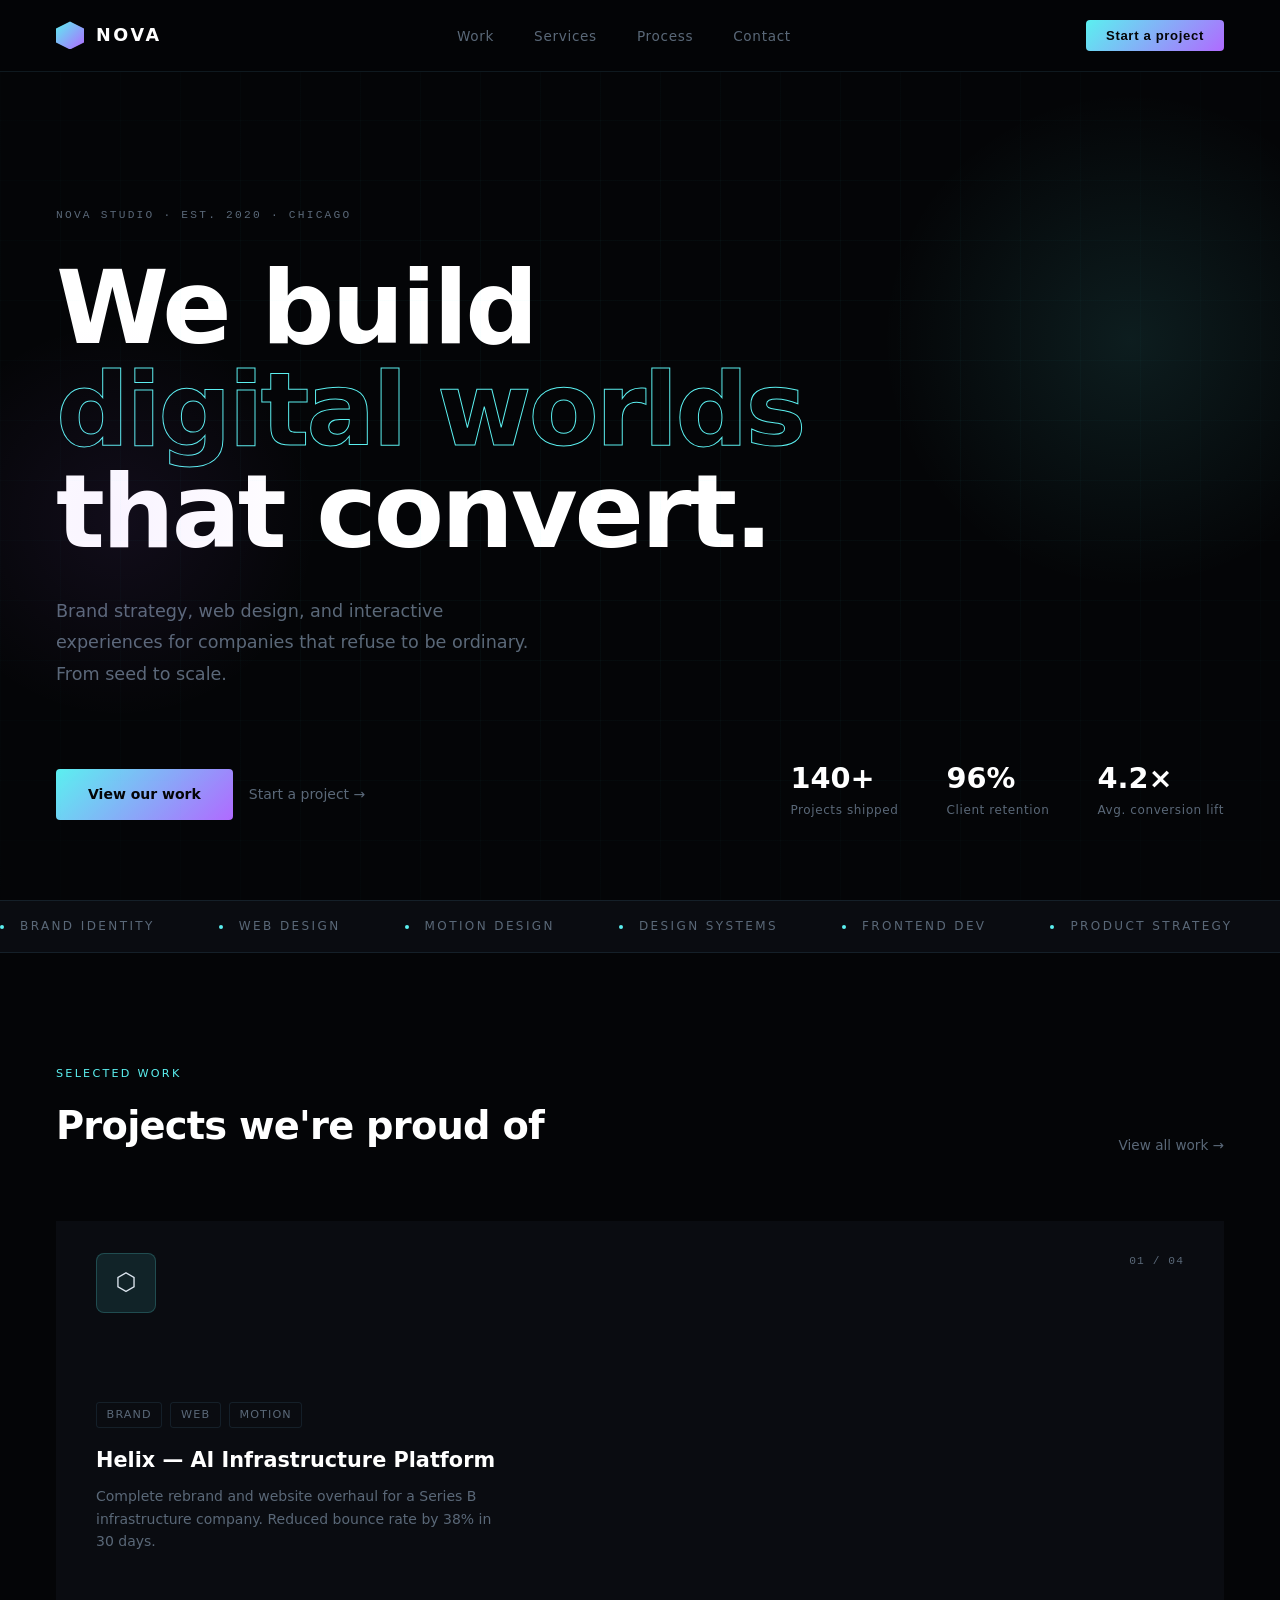
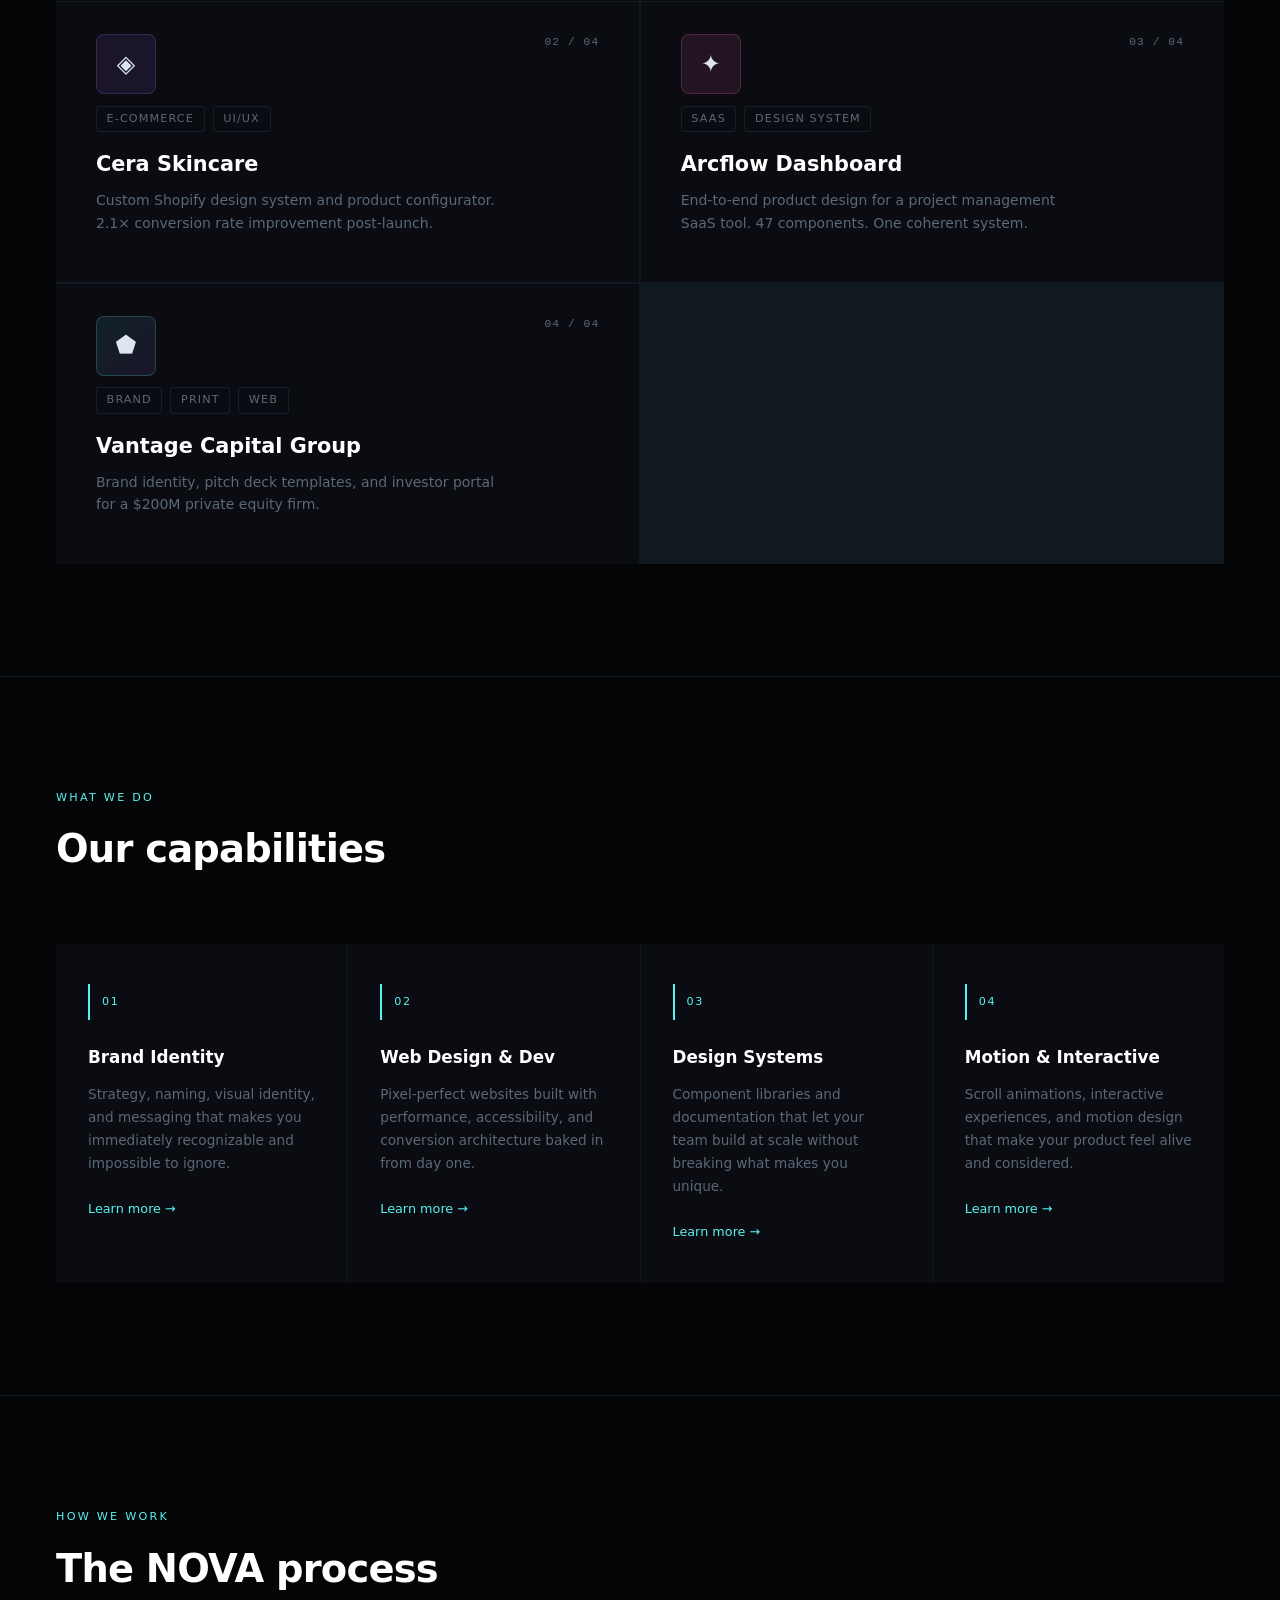
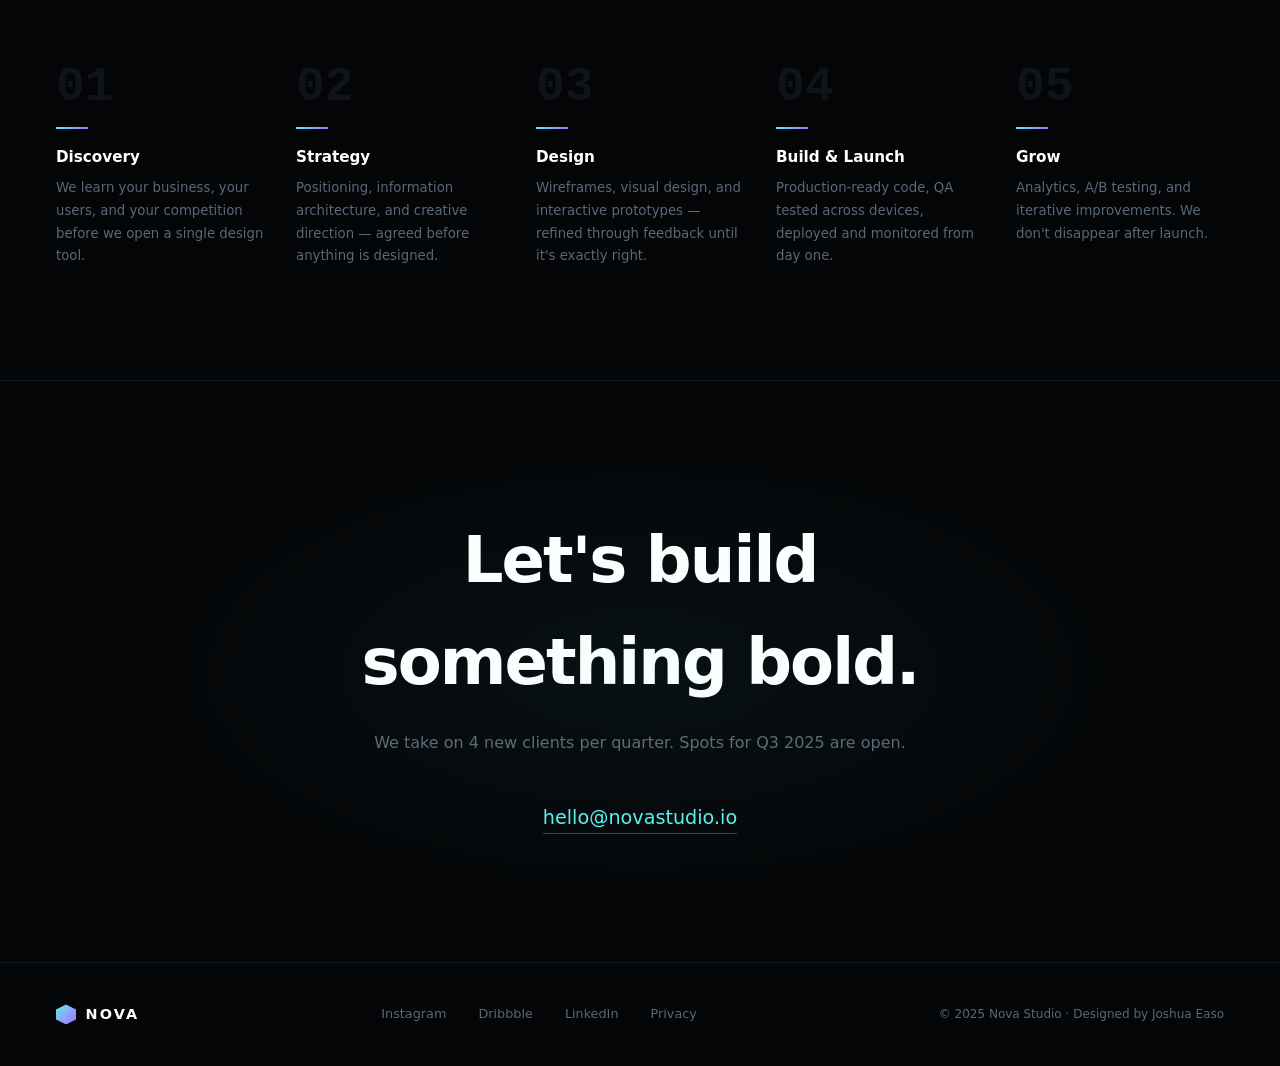
<file: nova-agency.html>
<!DOCTYPE html>
<html lang="en">
<head>
<meta charset="UTF-8">
<meta name="viewport" content="width=device-width, initial-scale=1.0">
<title>NOVA Studio — Creative & Technology Agency</title>
<style>
  *, *::before, *::after { box-sizing: border-box; margin: 0; padding: 0; }

  :root {
    --bg: #040507;
    --surface: #0a0c11;
    --surface2: #10131a;
    --border: rgba(120,200,255,0.1);
    --cyan: #5bf0f0;
    --violet: #b06aff;
    --pink: #ff6ab0;
    --text: #dde6f0;
    --muted: #5a6878;
    --bright: #ffffff;
  }

  html { scroll-behavior: smooth; }

  body {
    background: var(--bg);
    color: var(--text);
    font-family: 'Segoe UI', system-ui, -apple-system, sans-serif;
    line-height: 1.6;
    overflow-x: hidden;
  }

  /* NAV */
  nav {
    position: fixed; top: 0; left: 0; right: 0; z-index: 100;
    display: flex; align-items: center; justify-content: space-between;
    padding: 1.25rem 3.5rem;
    background: rgba(4,5,7,0.9);
    backdrop-filter: blur(20px);
    border-bottom: 1px solid var(--border);
  }
  .logo {
    display: flex; align-items: center; gap: 0.75rem;
  }
  .logo-mark {
    width: 28px; height: 28px;
    background: linear-gradient(135deg, var(--cyan), var(--violet));
    clip-path: polygon(50% 0%, 100% 25%, 100% 75%, 50% 100%, 0% 75%, 0% 25%);
  }
  .logo-text {
    font-size: 1.1rem; font-weight: 700; letter-spacing: 0.15em; color: var(--bright);
  }
  .nav-links { display: flex; gap: 2.5rem; list-style: none; }
  .nav-links a {
    color: var(--muted); text-decoration: none; font-size: 0.85rem;
    letter-spacing: 0.05em; transition: color 0.2s;
  }
  .nav-links a:hover { color: var(--text); }
  .nav-cta {
    padding: 0.5rem 1.25rem; font-size: 0.82rem;
    background: linear-gradient(135deg, var(--cyan), var(--violet));
    color: var(--bg); border: none; cursor: pointer;
    font-weight: 600; letter-spacing: 0.05em; border-radius: 4px;
    transition: opacity 0.2s;
  }
  .nav-cta:hover { opacity: 0.85; }

  /* HERO */
  .hero {
    min-height: 100vh;
    padding: 9rem 3.5rem 5rem;
    position: relative; overflow: hidden;
    display: flex; flex-direction: column; justify-content: flex-end;
  }
  .hero-grid {
    position: absolute; inset: 0;
    background-image:
      linear-gradient(rgba(91,240,240,0.03) 1px, transparent 1px),
      linear-gradient(90deg, rgba(91,240,240,0.03) 1px, transparent 1px);
    background-size: 60px 60px;
    mask-image: radial-gradient(ellipse 80% 80% at 50% 50%, black 30%, transparent 100%);
  }
  .hero-orb1 {
    position: absolute; width: 500px; height: 500px; border-radius: 50%;
    background: radial-gradient(circle, rgba(91,240,240,0.1) 0%, transparent 70%);
    top: 10%; right: -100px; pointer-events: none;
  }
  .hero-orb2 {
    position: absolute; width: 400px; height: 400px; border-radius: 50%;
    background: radial-gradient(circle, rgba(176,106,255,0.08) 0%, transparent 70%);
    bottom: 20%; left: -80px; pointer-events: none;
  }
  .hero-number {
    font-size: 0.7rem; letter-spacing: 0.2em; color: var(--muted);
    margin-bottom: 2rem; font-family: 'Courier New', monospace;
  }
  h1 {
    font-size: clamp(3rem, 8vw, 7rem);
    font-weight: 800; line-height: 1; letter-spacing: -0.03em;
    color: var(--bright); max-width: 900px;
  }
  h1 em {
    font-style: normal;
    -webkit-text-stroke: 1px var(--cyan);
    color: transparent;
  }
  .hero-tagline {
    font-size: clamp(0.9rem, 1.5vw, 1.1rem);
    color: var(--muted); max-width: 480px; margin-top: 2rem;
    line-height: 1.8;
  }
  .hero-bottom {
    display: flex; align-items: flex-end; justify-content: space-between;
    margin-top: 4rem; flex-wrap: wrap; gap: 2rem;
  }
  .hero-actions { display: flex; gap: 1rem; align-items: center; }
  .btn-primary {
    padding: 0.9rem 2rem; font-size: 0.875rem; font-weight: 600;
    background: linear-gradient(135deg, var(--cyan), var(--violet));
    color: var(--bg); border: none; cursor: pointer; border-radius: 4px;
    transition: opacity 0.2s, transform 0.2s;
    text-decoration: none; display: inline-block;
  }
  .btn-primary:hover { opacity: 0.9; transform: translateY(-1px); }
  .btn-link {
    font-size: 0.875rem; color: var(--muted); text-decoration: none;
    display: flex; align-items: center; gap: 0.5rem; transition: color 0.2s;
  }
  .btn-link:hover { color: var(--cyan); }
  .hero-stats { display: flex; gap: 3rem; }
  .hero-stat-num { font-size: 1.8rem; font-weight: 800; color: var(--bright); }
  .hero-stat-label { font-size: 0.75rem; color: var(--muted); letter-spacing: 0.05em; }

  /* MARQUEE */
  .marquee-wrap {
    border-top: 1px solid var(--border);
    border-bottom: 1px solid var(--border);
    padding: 1rem 0; overflow: hidden;
    background: var(--surface);
  }
  .marquee-track {
    display: flex; gap: 4rem; width: max-content;
    animation: marquee 20s linear infinite;
  }
  @keyframes marquee {
    from { transform: translateX(0); }
    to { transform: translateX(-50%); }
  }
  .marquee-item {
    font-size: 0.75rem; letter-spacing: 0.2em; text-transform: uppercase;
    color: var(--muted); white-space: nowrap; flex-shrink: 0;
    display: flex; align-items: center; gap: 1rem;
  }
  .marquee-dot { width: 4px; height: 4px; border-radius: 50%; background: var(--cyan); }

  /* WORK */
  .work { padding: 7rem 3.5rem; }
  .work-header { display: flex; justify-content: space-between; align-items: flex-end; margin-bottom: 4rem; flex-wrap: wrap; gap: 1rem; }
  .section-eyebrow {
    font-size: 0.7rem; letter-spacing: 0.2em; text-transform: uppercase;
    color: var(--cyan); margin-bottom: 0.75rem;
  }
  .section-title { font-size: clamp(1.8rem, 3vw, 2.5rem); font-weight: 700; letter-spacing: -0.02em; color: var(--bright); }
  .view-all { font-size: 0.85rem; color: var(--muted); text-decoration: none; transition: color 0.2s; }
  .view-all:hover { color: var(--cyan); }

  .work-grid { display: grid; grid-template-columns: 1fr 1fr; gap: 1.5px; background: var(--border); }
  .work-card {
    background: var(--surface); padding: 3rem 2.5rem;
    position: relative; overflow: hidden; cursor: pointer;
    transition: background 0.3s;
    min-height: 280px; display: flex; flex-direction: column; justify-content: flex-end;
  }
  .work-card:hover { background: var(--surface2); }
  .work-card.large { grid-column: span 2; min-height: 380px; }
  .work-card-num {
    position: absolute; top: 2rem; right: 2.5rem;
    font-size: 0.7rem; color: var(--muted); letter-spacing: 0.1em;
    font-family: 'Courier New', monospace;
  }
  .work-visual {
    position: absolute; top: 2rem; left: 2.5rem;
    width: 60px; height: 60px; border-radius: 8px;
    display: flex; align-items: center; justify-content: center;
    font-size: 1.5rem;
  }
  .vis-cyan { background: rgba(91,240,240,0.1); border: 1px solid rgba(91,240,240,0.2); }
  .vis-violet { background: rgba(176,106,255,0.1); border: 1px solid rgba(176,106,255,0.2); }
  .vis-pink { background: rgba(255,106,176,0.1); border: 1px solid rgba(255,106,176,0.2); }
  .vis-multi { background: linear-gradient(135deg, rgba(91,240,240,0.1), rgba(176,106,255,0.1)); border: 1px solid rgba(91,240,240,0.2); }
  .work-tags { display: flex; gap: 0.5rem; margin-bottom: 1rem; flex-wrap: wrap; }
  .tag {
    font-size: 0.7rem; letter-spacing: 0.1em; text-transform: uppercase;
    padding: 0.2rem 0.6rem; border-radius: 3px;
    border: 1px solid var(--border); color: var(--muted);
  }
  .work-card h3 { font-size: 1.3rem; font-weight: 700; color: var(--bright); margin-bottom: 0.5rem; }
  .work-card p { font-size: 0.875rem; color: var(--muted); max-width: 400px; }

  /* SERVICES */
  .services { padding: 7rem 3.5rem; border-top: 1px solid var(--border); }
  .services-grid { display: grid; grid-template-columns: repeat(auto-fit, minmax(260px, 1fr)); gap: 1px; background: var(--border); margin-top: 4rem; }
  .service {
    background: var(--surface); padding: 2.5rem 2rem;
    transition: background 0.2s;
  }
  .service:hover { background: var(--surface2); }
  .service-icon {
    width: 36px; height: 36px; margin-bottom: 1.5rem;
    border-left: 2px solid var(--cyan); padding-left: 0.75rem;
    display: flex; align-items: center;
    font-size: 0.7rem; letter-spacing: 0.15em; text-transform: uppercase;
    color: var(--cyan);
  }
  .service h3 { font-size: 1.05rem; font-weight: 600; color: var(--bright); margin-bottom: 0.75rem; }
  .service p { font-size: 0.85rem; color: var(--muted); line-height: 1.7; margin-bottom: 1.5rem; }
  .service-link { font-size: 0.8rem; color: var(--cyan); text-decoration: none; display: flex; align-items: center; gap: 0.4rem; }

  /* PROCESS */
  .process { padding: 7rem 3.5rem; border-top: 1px solid var(--border); }
  .process-steps { display: grid; grid-template-columns: repeat(auto-fit, minmax(200px, 1fr)); gap: 2rem; margin-top: 4rem; }
  .step { position: relative; }
  .step-num { font-size: 3rem; font-weight: 800; color: var(--surface2); line-height: 1; margin-bottom: 1rem; font-family: 'Courier New', monospace; }
  .step h3 { font-size: 0.95rem; font-weight: 600; color: var(--bright); margin-bottom: 0.5rem; }
  .step p { font-size: 0.83rem; color: var(--muted); line-height: 1.7; }
  .step-accent { width: 2rem; height: 2px; background: linear-gradient(90deg, var(--cyan), var(--violet)); margin-bottom: 1rem; }

  /* CTA */
  .cta-section {
    padding: 8rem 3.5rem; text-align: center;
    border-top: 1px solid var(--border);
    position: relative; overflow: hidden;
  }
  .cta-bg {
    position: absolute; inset: 0;
    background: radial-gradient(ellipse 60% 60% at 50% 50%, rgba(91,240,240,0.05) 0%, transparent 70%);
  }
  .cta-section h2 { font-size: clamp(2rem, 5vw, 4rem); font-weight: 800; letter-spacing: -0.03em; color: var(--bright); margin-bottom: 1rem; }
  .cta-section p { color: var(--muted); font-size: 1rem; margin-bottom: 3rem; }
  .cta-email {
    font-size: 1.2rem; color: var(--cyan); text-decoration: none;
    border-bottom: 1px solid rgba(91,240,240,0.3); padding-bottom: 0.25rem;
    transition: border-color 0.2s;
  }
  .cta-email:hover { border-color: var(--cyan); }

  /* FOOTER */
  footer {
    border-top: 1px solid var(--border); padding: 2.5rem 3.5rem;
    display: flex; justify-content: space-between; align-items: center; flex-wrap: wrap; gap: 1.5rem;
  }
  .footer-logo-wrap { display: flex; align-items: center; gap: 0.6rem; }
  .footer-logo-mark {
    width: 20px; height: 20px;
    background: linear-gradient(135deg, var(--cyan), var(--violet));
    clip-path: polygon(50% 0%, 100% 25%, 100% 75%, 50% 100%, 0% 75%, 0% 25%);
  }
  .footer-logo-text { font-size: 0.9rem; font-weight: 700; letter-spacing: 0.15em; color: var(--bright); }
  .footer-links { display: flex; gap: 2rem; }
  .footer-links a { color: var(--muted); font-size: 0.8rem; text-decoration: none; transition: color 0.2s; }
  .footer-links a:hover { color: var(--text); }
  .footer-copy { font-size: 0.75rem; color: var(--muted); }

  @media (max-width: 768px) {
    nav { padding: 1rem 1.5rem; }
    .nav-links { display: none; }
    .hero { padding: 8rem 1.5rem 3rem; }
    .work { padding: 4rem 1.5rem; }
    .work-grid { grid-template-columns: 1fr; }
    .work-card.large { grid-column: span 1; }
    .services { padding: 4rem 1.5rem; }
    .process { padding: 4rem 1.5rem; }
    .cta-section { padding: 5rem 1.5rem; }
    footer { padding: 2rem 1.5rem; flex-direction: column; }
  }
</style>
</head>
<body>

<nav>
  <div class="logo">
    <div class="logo-mark"></div>
    <div class="logo-text">NOVA</div>
  </div>
  <ul class="nav-links">
    <li><a href="#work">Work</a></li>
    <li><a href="#services">Services</a></li>
    <li><a href="#process">Process</a></li>
    <li><a href="#contact">Contact</a></li>
  </ul>
  <button class="nav-cta">Start a project</button>
</nav>

<section class="hero">
  <div class="hero-grid"></div>
  <div class="hero-orb1"></div>
  <div class="hero-orb2"></div>
  <div class="hero-number">NOVA STUDIO · EST. 2020 · CHICAGO</div>
  <h1>We build<br><em>digital worlds</em><br>that convert.</h1>
  <p class="hero-tagline">Brand strategy, web design, and interactive experiences for companies that refuse to be ordinary. From seed to scale.</p>
  <div class="hero-bottom">
    <div class="hero-actions">
      <a href="#work" class="btn-primary">View our work</a>
      <a href="#contact" class="btn-link">Start a project →</a>
    </div>
    <div class="hero-stats">
      <div>
        <div class="hero-stat-num">140+</div>
        <div class="hero-stat-label">Projects shipped</div>
      </div>
      <div>
        <div class="hero-stat-num">96%</div>
        <div class="hero-stat-label">Client retention</div>
      </div>
      <div>
        <div class="hero-stat-num">4.2×</div>
        <div class="hero-stat-label">Avg. conversion lift</div>
      </div>
    </div>
  </div>
</section>

<div class="marquee-wrap">
  <div class="marquee-track">
    <div class="marquee-item"><div class="marquee-dot"></div>Brand Identity</div>
    <div class="marquee-item"><div class="marquee-dot"></div>Web Design</div>
    <div class="marquee-item"><div class="marquee-dot"></div>Motion Design</div>
    <div class="marquee-item"><div class="marquee-dot"></div>Design Systems</div>
    <div class="marquee-item"><div class="marquee-dot"></div>Frontend Dev</div>
    <div class="marquee-item"><div class="marquee-dot"></div>Product Strategy</div>
    <div class="marquee-item"><div class="marquee-dot"></div>UI/UX Design</div>
    <div class="marquee-item"><div class="marquee-dot"></div>Brand Identity</div>
    <div class="marquee-item"><div class="marquee-dot"></div>Web Design</div>
    <div class="marquee-item"><div class="marquee-dot"></div>Motion Design</div>
    <div class="marquee-item"><div class="marquee-dot"></div>Design Systems</div>
    <div class="marquee-item"><div class="marquee-dot"></div>Frontend Dev</div>
    <div class="marquee-item"><div class="marquee-dot"></div>Product Strategy</div>
    <div class="marquee-item"><div class="marquee-dot"></div>UI/UX Design</div>
  </div>
</div>

<section class="work" id="work">
  <div class="work-header">
    <div>
      <div class="section-eyebrow">Selected Work</div>
      <div class="section-title">Projects we're proud of</div>
    </div>
    <a href="#" class="view-all">View all work →</a>
  </div>
  <div class="work-grid">
    <div class="work-card large">
      <div class="work-card-num">01 / 04</div>
      <div class="work-visual vis-cyan">⬡</div>
      <div class="work-tags">
        <span class="tag">Brand</span>
        <span class="tag">Web</span>
        <span class="tag">Motion</span>
      </div>
      <h3>Helix — AI Infrastructure Platform</h3>
      <p>Complete rebrand and website overhaul for a Series B infrastructure company. Reduced bounce rate by 38% in 30 days.</p>
    </div>
    <div class="work-card">
      <div class="work-card-num">02 / 04</div>
      <div class="work-visual vis-violet">◈</div>
      <div class="work-tags">
        <span class="tag">E-commerce</span>
        <span class="tag">UI/UX</span>
      </div>
      <h3>Cera Skincare</h3>
      <p>Custom Shopify design system and product configurator. 2.1× conversion rate improvement post-launch.</p>
    </div>
    <div class="work-card">
      <div class="work-card-num">03 / 04</div>
      <div class="work-visual vis-pink">✦</div>
      <div class="work-tags">
        <span class="tag">SaaS</span>
        <span class="tag">Design System</span>
      </div>
      <h3>Arcflow Dashboard</h3>
      <p>End-to-end product design for a project management SaaS tool. 47 components. One coherent system.</p>
    </div>
    <div class="work-card">
      <div class="work-card-num">04 / 04</div>
      <div class="work-visual vis-multi">⬟</div>
      <div class="work-tags">
        <span class="tag">Brand</span>
        <span class="tag">Print</span>
        <span class="tag">Web</span>
      </div>
      <h3>Vantage Capital Group</h3>
      <p>Brand identity, pitch deck templates, and investor portal for a $200M private equity firm.</p>
    </div>
  </div>
</section>

<section class="services" id="services">
  <div class="section-eyebrow">What We Do</div>
  <div class="section-title">Our capabilities</div>
  <div class="services-grid">
    <div class="service">
      <div class="service-icon">01</div>
      <h3>Brand Identity</h3>
      <p>Strategy, naming, visual identity, and messaging that makes you immediately recognizable and impossible to ignore.</p>
      <a href="#" class="service-link">Learn more →</a>
    </div>
    <div class="service">
      <div class="service-icon">02</div>
      <h3>Web Design & Dev</h3>
      <p>Pixel-perfect websites built with performance, accessibility, and conversion architecture baked in from day one.</p>
      <a href="#" class="service-link">Learn more →</a>
    </div>
    <div class="service">
      <div class="service-icon">03</div>
      <h3>Design Systems</h3>
      <p>Component libraries and documentation that let your team build at scale without breaking what makes you unique.</p>
      <a href="#" class="service-link">Learn more →</a>
    </div>
    <div class="service">
      <div class="service-icon">04</div>
      <h3>Motion & Interactive</h3>
      <p>Scroll animations, interactive experiences, and motion design that make your product feel alive and considered.</p>
      <a href="#" class="service-link">Learn more →</a>
    </div>
  </div>
</section>

<section class="process" id="process">
  <div class="section-eyebrow">How We Work</div>
  <div class="section-title">The NOVA process</div>
  <div class="process-steps">
    <div class="step">
      <div class="step-num">01</div>
      <div class="step-accent"></div>
      <h3>Discovery</h3>
      <p>We learn your business, your users, and your competition before we open a single design tool.</p>
    </div>
    <div class="step">
      <div class="step-num">02</div>
      <div class="step-accent"></div>
      <h3>Strategy</h3>
      <p>Positioning, information architecture, and creative direction — agreed before anything is designed.</p>
    </div>
    <div class="step">
      <div class="step-num">03</div>
      <div class="step-accent"></div>
      <h3>Design</h3>
      <p>Wireframes, visual design, and interactive prototypes — refined through feedback until it's exactly right.</p>
    </div>
    <div class="step">
      <div class="step-num">04</div>
      <div class="step-accent"></div>
      <h3>Build & Launch</h3>
      <p>Production-ready code, QA tested across devices, deployed and monitored from day one.</p>
    </div>
    <div class="step">
      <div class="step-num">05</div>
      <div class="step-accent"></div>
      <h3>Grow</h3>
      <p>Analytics, A/B testing, and iterative improvements. We don't disappear after launch.</p>
    </div>
  </div>
</section>

<section class="cta-section" id="contact">
  <div class="cta-bg"></div>
  <h2>Let's build<br>something bold.</h2>
  <p>We take on 4 new clients per quarter. Spots for Q3 2025 are open.</p>
  <a href="mailto:hello@novastudio.io" class="cta-email">hello@novastudio.io</a>
</section>

<footer>
  <div class="footer-logo-wrap">
    <div class="footer-logo-mark"></div>
    <div class="footer-logo-text">NOVA</div>
  </div>
  <div class="footer-links">
    <a href="#">Instagram</a>
    <a href="#">Dribbble</a>
    <a href="#">LinkedIn</a>
    <a href="#">Privacy</a>
  </div>
  <div class="footer-copy">© 2025 Nova Studio · Designed by Joshua Easo</div>
</footer>

</body>
</html>
</file>
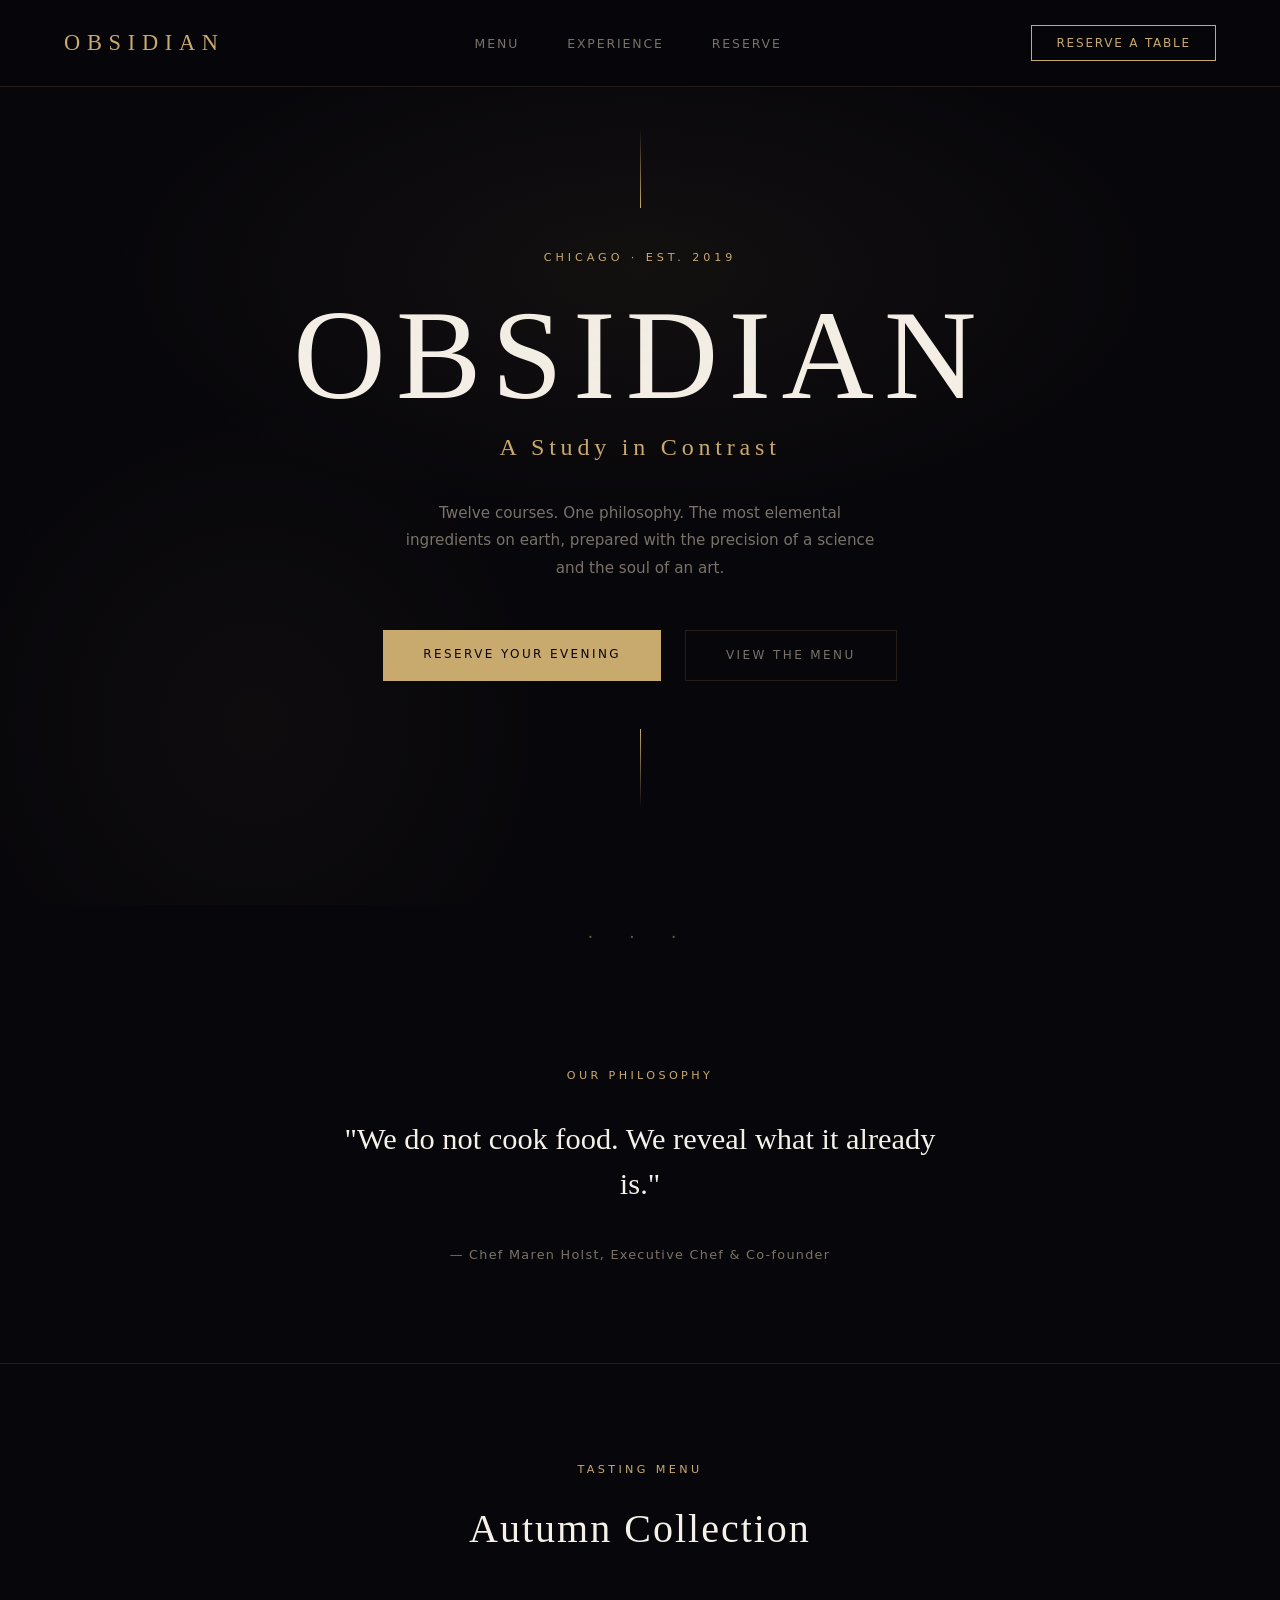
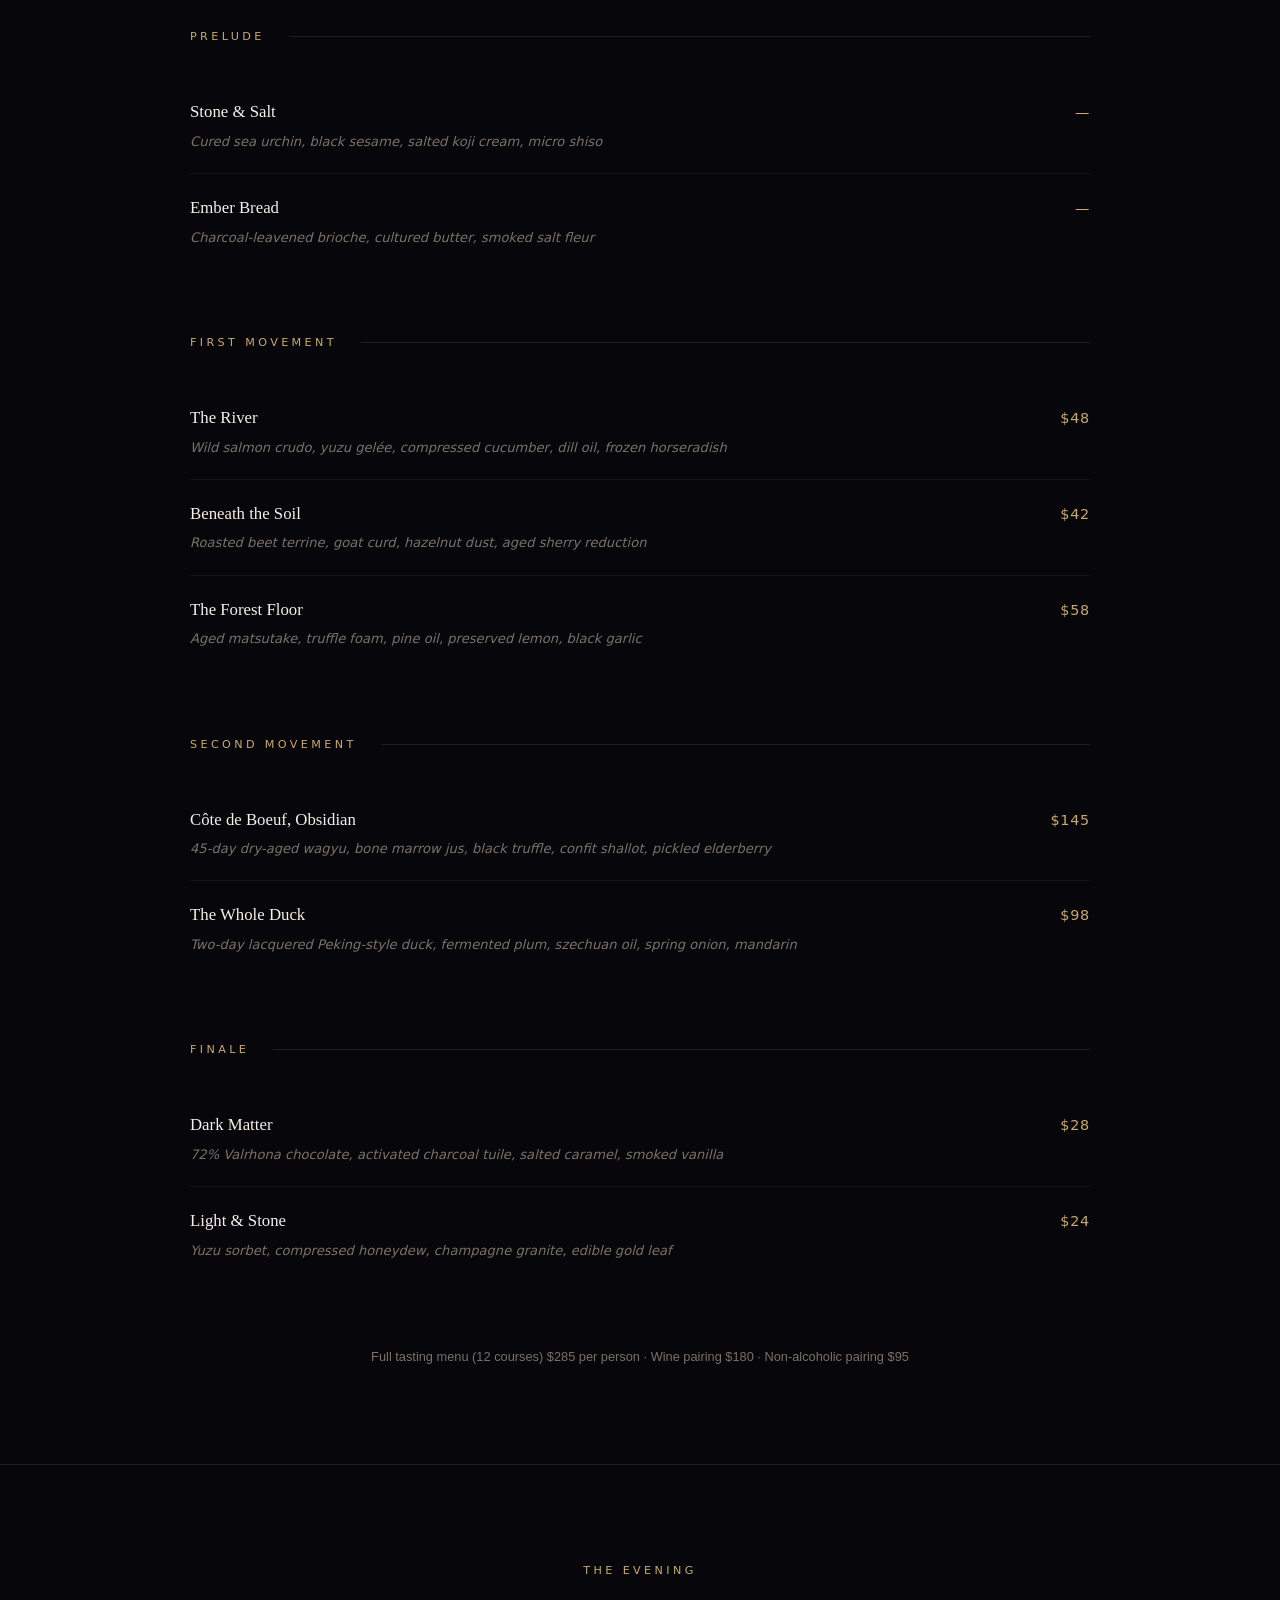
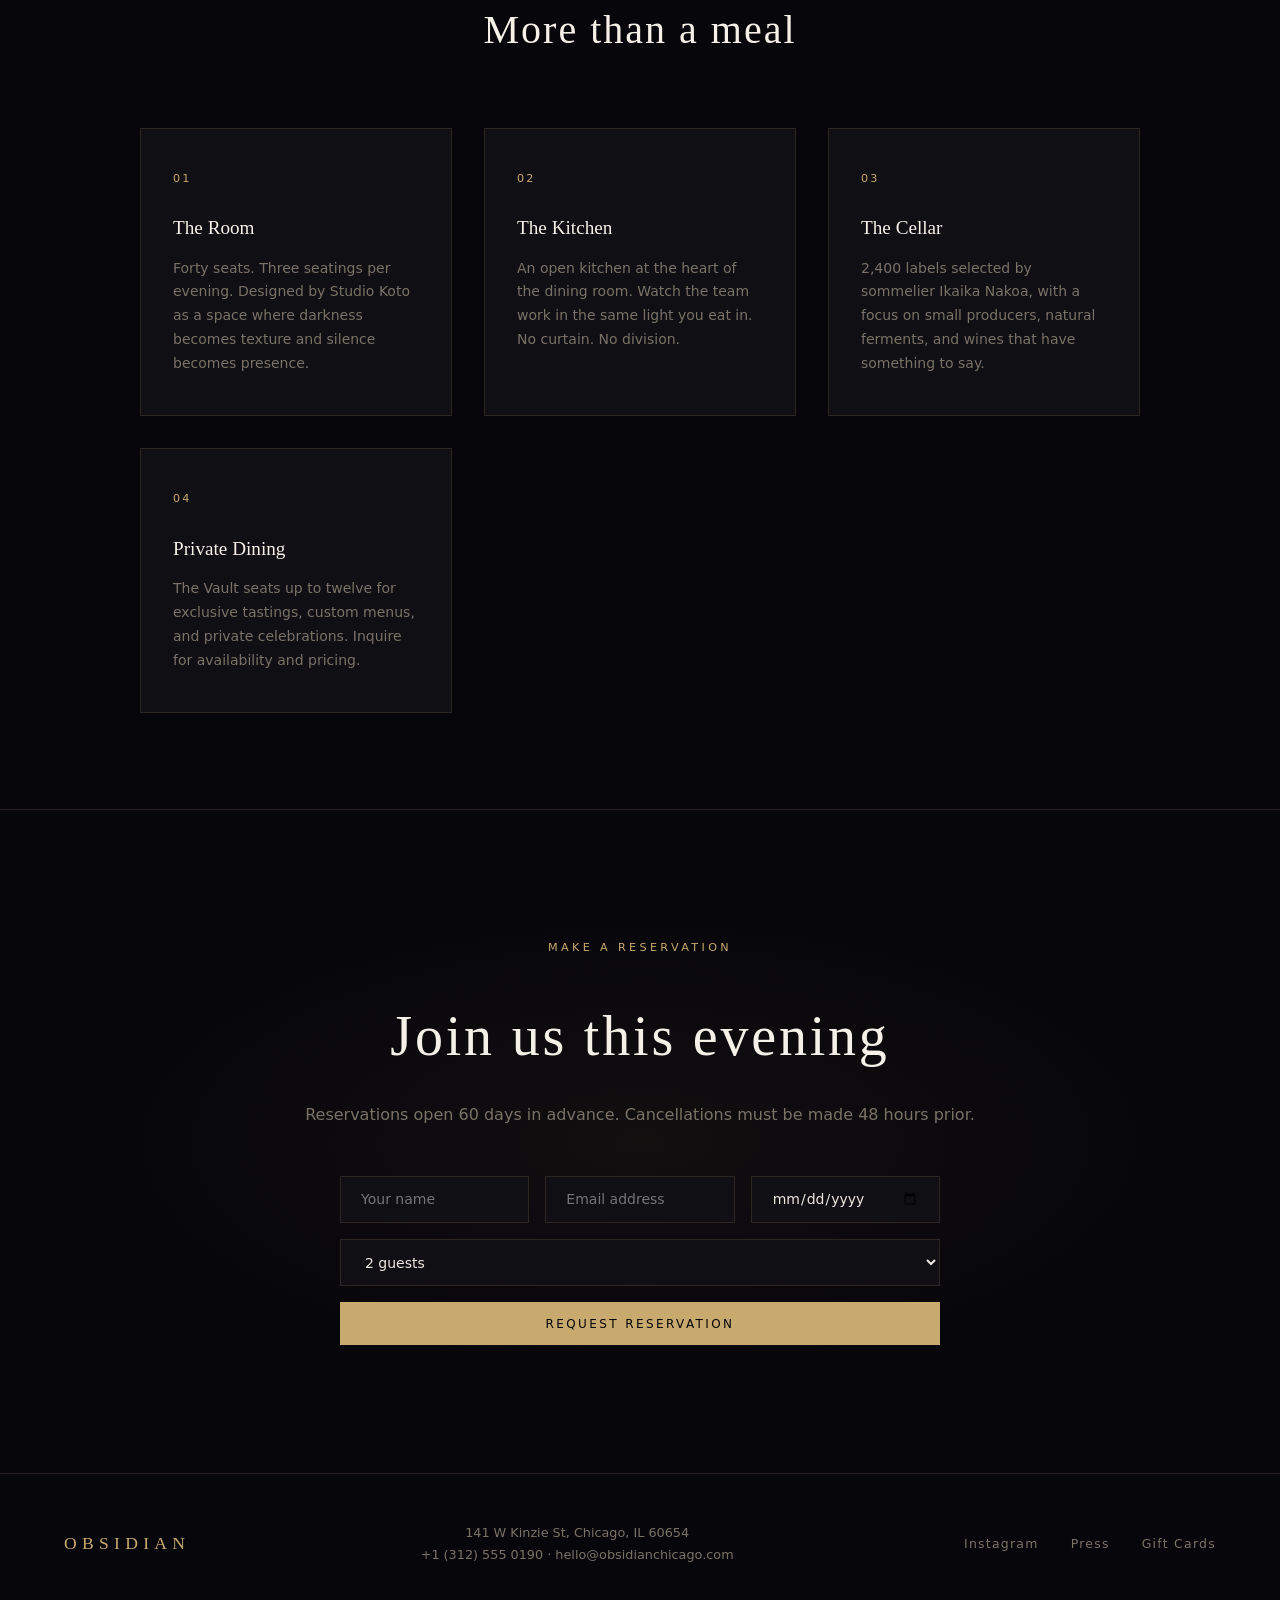
<file: obsidian-restaurant.html>
<!DOCTYPE html>
<html lang="en">
<head>
<meta charset="UTF-8">
<meta name="viewport" content="width=device-width, initial-scale=1.0">
<title>OBSIDIAN — Fine Dining</title>
<style>
  *, *::before, *::after { box-sizing: border-box; margin: 0; padding: 0; }

  :root {
    --bg: #07060a;
    --surface: #100f14;
    --surface2: #17151e;
    --border: rgba(200,170,120,0.15);
    --gold: #c8a96e;
    --gold2: #e8c98a;
    --text: #ede8e0;
    --muted: #7a7268;
    --cream: #f5f0e8;
  }

  html { scroll-behavior: smooth; }

  body {
    background: var(--bg);
    color: var(--text);
    font-family: Georgia, 'Times New Roman', serif;
    line-height: 1.7;
    overflow-x: hidden;
  }

  /* NAV */
  nav {
    position: fixed; top: 0; left: 0; right: 0; z-index: 100;
    display: flex; align-items: center; justify-content: space-between;
    padding: 1.5rem 4rem;
    background: rgba(7,6,10,0.92);
    backdrop-filter: blur(20px);
    border-bottom: 1px solid var(--border);
  }
  .logo {
    font-size: 1.4rem; letter-spacing: 0.3em; color: var(--gold);
    font-weight: 400;
  }
  .nav-links { display: flex; gap: 3rem; list-style: none; }
  .nav-links a {
    color: var(--muted); text-decoration: none;
    font-family: 'Segoe UI', system-ui, sans-serif;
    font-size: 0.78rem; letter-spacing: 0.15em; text-transform: uppercase;
    transition: color 0.3s;
  }
  .nav-links a:hover { color: var(--gold); }
  .nav-reserve {
    font-family: 'Segoe UI', system-ui, sans-serif;
    font-size: 0.75rem; letter-spacing: 0.15em; text-transform: uppercase;
    padding: 0.6rem 1.5rem; border: 1px solid var(--gold);
    color: var(--gold); background: transparent; cursor: pointer;
    transition: all 0.3s;
  }
  .nav-reserve:hover { background: var(--gold); color: var(--bg); }

  /* HERO */
  .hero {
    min-height: 100vh;
    display: flex; flex-direction: column;
    align-items: center; justify-content: center;
    text-align: center; padding: 8rem 2rem 6rem;
    position: relative; overflow: hidden;
  }
  .hero-bg {
    position: absolute; inset: 0;
    background:
      radial-gradient(ellipse 60% 40% at 50% 30%, rgba(200,169,110,0.06) 0%, transparent 70%),
      radial-gradient(ellipse 40% 60% at 20% 80%, rgba(200,169,110,0.04) 0%, transparent 60%);
  }
  .hero-line {
    width: 1px; height: 80px; background: linear-gradient(to bottom, transparent, var(--gold));
    margin: 0 auto 2.5rem;
  }
  .hero-eyebrow {
    font-family: 'Segoe UI', system-ui, sans-serif;
    font-size: 0.7rem; letter-spacing: 0.35em; text-transform: uppercase;
    color: var(--gold); margin-bottom: 1.5rem;
  }
  h1 {
    font-size: clamp(3.5rem, 10vw, 8rem);
    font-weight: 400; letter-spacing: 0.08em;
    color: var(--cream); margin-bottom: 0.5rem;
    line-height: 1;
  }
  .hero-sub-title {
    font-size: clamp(1rem, 2vw, 1.5rem);
    color: var(--gold); letter-spacing: 0.2em;
    margin-bottom: 2rem; font-weight: 400;
  }
  .hero-desc {
    font-family: 'Segoe UI', system-ui, sans-serif;
    color: var(--muted); font-size: 0.95rem; max-width: 480px;
    margin: 0 auto 3rem; line-height: 1.8;
  }
  .hero-actions { display: flex; gap: 1.5rem; justify-content: center; flex-wrap: wrap; }
  .btn-gold {
    font-family: 'Segoe UI', system-ui, sans-serif;
    font-size: 0.75rem; letter-spacing: 0.2em; text-transform: uppercase;
    padding: 0.9rem 2.5rem; background: var(--gold); color: var(--bg);
    border: none; cursor: pointer; transition: opacity 0.2s;
    text-decoration: none; display: inline-block;
  }
  .btn-gold:hover { opacity: 0.85; }
  .btn-outline {
    font-family: 'Segoe UI', system-ui, sans-serif;
    font-size: 0.75rem; letter-spacing: 0.2em; text-transform: uppercase;
    padding: 0.9rem 2.5rem; border: 1px solid var(--border); color: var(--muted);
    background: transparent; cursor: pointer; transition: border-color 0.3s, color 0.3s;
    text-decoration: none; display: inline-block;
  }
  .btn-outline:hover { border-color: var(--gold); color: var(--gold); }
  .hero-line-bottom {
    width: 1px; height: 80px; background: linear-gradient(to bottom, var(--gold), transparent);
    margin: 3rem auto 0;
  }

  /* DIVIDER */
  .ornament {
    text-align: center; color: var(--gold); font-size: 1.2rem; letter-spacing: 1rem;
    padding: 1rem; opacity: 0.5;
  }

  /* PHILOSOPHY */
  .philosophy {
    max-width: 700px; margin: 6rem auto; padding: 0 2rem; text-align: center;
  }
  .philosophy .label {
    font-family: 'Segoe UI', system-ui, sans-serif;
    font-size: 0.7rem; letter-spacing: 0.3em; text-transform: uppercase;
    color: var(--gold); margin-bottom: 2rem; display: block;
  }
  .philosophy blockquote {
    font-size: clamp(1.3rem, 3vw, 1.9rem);
    color: var(--cream); font-weight: 400; line-height: 1.5;
    margin-bottom: 2rem;
  }
  .philosophy cite {
    font-family: 'Segoe UI', system-ui, sans-serif;
    font-size: 0.8rem; color: var(--muted); letter-spacing: 0.1em;
    font-style: normal;
  }

  /* MENU */
  .menu-section { padding: 6rem 2rem; border-top: 1px solid var(--border); }
  .menu-inner { max-width: 900px; margin: 0 auto; }
  .menu-header { text-align: center; margin-bottom: 4rem; }
  .menu-header .label {
    font-family: 'Segoe UI', system-ui, sans-serif;
    font-size: 0.7rem; letter-spacing: 0.3em; text-transform: uppercase;
    color: var(--gold); margin-bottom: 1rem; display: block;
  }
  .menu-header h2 { font-size: 2.5rem; font-weight: 400; letter-spacing: 0.05em; color: var(--cream); }

  .menu-category { margin-bottom: 4rem; }
  .menu-cat-title {
    font-family: 'Segoe UI', system-ui, sans-serif;
    font-size: 0.7rem; letter-spacing: 0.3em; text-transform: uppercase;
    color: var(--gold); margin-bottom: 2rem;
    display: flex; align-items: center; gap: 1.5rem;
  }
  .menu-cat-title::after {
    content: ''; flex: 1; height: 1px; background: var(--border);
  }
  .menu-item {
    display: flex; justify-content: space-between; align-items: baseline;
    padding: 1.25rem 0; border-bottom: 1px solid rgba(200,170,120,0.08);
  }
  .menu-item:last-child { border-bottom: none; }
  .menu-item-left { flex: 1; padding-right: 2rem; }
  .menu-item-name { font-size: 1.05rem; color: var(--cream); margin-bottom: 0.25rem; }
  .menu-item-desc {
    font-family: 'Segoe UI', system-ui, sans-serif;
    font-size: 0.82rem; color: var(--muted); font-style: italic;
  }
  .menu-price {
    font-family: 'Segoe UI', system-ui, sans-serif;
    font-size: 0.9rem; color: var(--gold); letter-spacing: 0.05em; white-space: nowrap;
  }

  /* EXPERIENCE */
  .experience { padding: 6rem 2rem; border-top: 1px solid var(--border); }
  .exp-inner { max-width: 1000px; margin: 0 auto; }
  .exp-grid { display: grid; grid-template-columns: repeat(auto-fit, minmax(260px, 1fr)); gap: 2rem; margin-top: 4rem; }
  .exp-card {
    padding: 2.5rem 2rem; background: var(--surface);
    border: 1px solid var(--border);
    transition: border-color 0.3s;
  }
  .exp-card:hover { border-color: rgba(200,170,120,0.4); }
  .exp-number {
    font-size: 0.7rem; letter-spacing: 0.2em;
    color: var(--gold); margin-bottom: 1.5rem; font-family: 'Segoe UI', system-ui, sans-serif;
  }
  .exp-card h3 { font-size: 1.2rem; font-weight: 400; color: var(--cream); margin-bottom: 0.75rem; }
  .exp-card p { font-family: 'Segoe UI', system-ui, sans-serif; font-size: 0.875rem; color: var(--muted); line-height: 1.7; }

  /* RESERVATION */
  .reservation {
    padding: 8rem 2rem; text-align: center;
    border-top: 1px solid var(--border);
    background: radial-gradient(ellipse 60% 50% at 50% 50%, rgba(200,169,110,0.05) 0%, transparent 70%);
  }
  .reservation .label {
    font-family: 'Segoe UI', system-ui, sans-serif;
    font-size: 0.7rem; letter-spacing: 0.3em; text-transform: uppercase;
    color: var(--gold); margin-bottom: 2rem; display: block;
  }
  .reservation h2 { font-size: clamp(2rem, 5vw, 3.5rem); font-weight: 400; color: var(--cream); margin-bottom: 1rem; letter-spacing: 0.05em; }
  .reservation p { font-family: 'Segoe UI', system-ui, sans-serif; color: var(--muted); margin-bottom: 3rem; }
  .res-form { display: flex; gap: 1rem; justify-content: center; flex-wrap: wrap; max-width: 600px; margin: 0 auto; }
  .res-form input, .res-form select {
    font-family: 'Segoe UI', system-ui, sans-serif;
    padding: 0.85rem 1.25rem; background: var(--surface);
    border: 1px solid var(--border); color: var(--text);
    font-size: 0.875rem; flex: 1; min-width: 160px;
    outline: none; transition: border-color 0.3s;
  }
  .res-form input:focus, .res-form select:focus { border-color: var(--gold); }
  .res-form select option { background: var(--surface); }

  /* FOOTER */
  footer {
    border-top: 1px solid var(--border); padding: 3rem 4rem;
    display: flex; justify-content: space-between; align-items: center;
    flex-wrap: wrap; gap: 1.5rem;
  }
  .footer-logo { font-size: 1.1rem; letter-spacing: 0.3em; color: var(--gold); }
  .footer-info { font-family: 'Segoe UI', system-ui, sans-serif; font-size: 0.8rem; color: var(--muted); text-align: center; }
  .footer-links { display: flex; gap: 2rem; }
  .footer-links a {
    font-family: 'Segoe UI', system-ui, sans-serif;
    color: var(--muted); font-size: 0.78rem; text-decoration: none;
    letter-spacing: 0.1em; transition: color 0.2s;
  }
  .footer-links a:hover { color: var(--gold); }

  @media (max-width: 768px) {
    nav { padding: 1rem 1.5rem; }
    .nav-links { display: none; }
    footer { flex-direction: column; padding: 2rem 1.5rem; }
  }
</style>
</head>
<body>

<nav>
  <div class="logo">OBSIDIAN</div>
  <ul class="nav-links">
    <li><a href="#menu">Menu</a></li>
    <li><a href="#experience">Experience</a></li>
    <li><a href="#reserve">Reserve</a></li>
  </ul>
  <button class="nav-reserve">Reserve a Table</button>
</nav>

<section class="hero">
  <div class="hero-bg"></div>
  <div class="hero-line"></div>
  <div class="hero-eyebrow">Chicago · Est. 2019</div>
  <h1>OBSIDIAN</h1>
  <div class="hero-sub-title">A Study in Contrast</div>
  <p class="hero-desc">Twelve courses. One philosophy. The most elemental ingredients on earth, prepared with the precision of a science and the soul of an art.</p>
  <div class="hero-actions">
    <a href="#reserve" class="btn-gold">Reserve Your Evening</a>
    <a href="#menu" class="btn-outline">View the Menu</a>
  </div>
  <div class="hero-line-bottom"></div>
</section>

<div class="ornament">· · ·</div>

<div class="philosophy">
  <span class="label">Our Philosophy</span>
  <blockquote>"We do not cook food. We reveal what it already is."</blockquote>
  <cite>— Chef Maren Holst, Executive Chef & Co-founder</cite>
</div>

<section class="menu-section" id="menu">
  <div class="menu-inner">
    <div class="menu-header">
      <span class="label">Tasting Menu</span>
      <h2>Autumn Collection</h2>
    </div>

    <div class="menu-category">
      <div class="menu-cat-title">Prelude</div>
      <div class="menu-item">
        <div class="menu-item-left">
          <div class="menu-item-name">Stone & Salt</div>
          <div class="menu-item-desc">Cured sea urchin, black sesame, salted koji cream, micro shiso</div>
        </div>
        <div class="menu-price">—</div>
      </div>
      <div class="menu-item">
        <div class="menu-item-left">
          <div class="menu-item-name">Ember Bread</div>
          <div class="menu-item-desc">Charcoal-leavened brioche, cultured butter, smoked salt fleur</div>
        </div>
        <div class="menu-price">—</div>
      </div>
    </div>

    <div class="menu-category">
      <div class="menu-cat-title">First Movement</div>
      <div class="menu-item">
        <div class="menu-item-left">
          <div class="menu-item-name">The River</div>
          <div class="menu-item-desc">Wild salmon crudo, yuzu gelée, compressed cucumber, dill oil, frozen horseradish</div>
        </div>
        <div class="menu-price">$48</div>
      </div>
      <div class="menu-item">
        <div class="menu-item-left">
          <div class="menu-item-name">Beneath the Soil</div>
          <div class="menu-item-desc">Roasted beet terrine, goat curd, hazelnut dust, aged sherry reduction</div>
        </div>
        <div class="menu-price">$42</div>
      </div>
      <div class="menu-item">
        <div class="menu-item-left">
          <div class="menu-item-name">The Forest Floor</div>
          <div class="menu-item-desc">Aged matsutake, truffle foam, pine oil, preserved lemon, black garlic</div>
        </div>
        <div class="menu-price">$58</div>
      </div>
    </div>

    <div class="menu-category">
      <div class="menu-cat-title">Second Movement</div>
      <div class="menu-item">
        <div class="menu-item-left">
          <div class="menu-item-name">Côte de Boeuf, Obsidian</div>
          <div class="menu-item-desc">45-day dry-aged wagyu, bone marrow jus, black truffle, confit shallot, pickled elderberry</div>
        </div>
        <div class="menu-price">$145</div>
      </div>
      <div class="menu-item">
        <div class="menu-item-left">
          <div class="menu-item-name">The Whole Duck</div>
          <div class="menu-item-desc">Two-day lacquered Peking-style duck, fermented plum, szechuan oil, spring onion, mandarin</div>
        </div>
        <div class="menu-price">$98</div>
      </div>
    </div>

    <div class="menu-category">
      <div class="menu-cat-title">Finale</div>
      <div class="menu-item">
        <div class="menu-item-left">
          <div class="menu-item-name">Dark Matter</div>
          <div class="menu-item-desc">72% Valrhona chocolate, activated charcoal tuile, salted caramel, smoked vanilla</div>
        </div>
        <div class="menu-price">$28</div>
      </div>
      <div class="menu-item">
        <div class="menu-item-left">
          <div class="menu-item-name">Light & Stone</div>
          <div class="menu-item-desc">Yuzu sorbet, compressed honeydew, champagne granite, edible gold leaf</div>
        </div>
        <div class="menu-price">$24</div>
      </div>
    </div>

    <p style="font-family: 'Segoe UI', sans-serif; font-size: 0.8rem; color: var(--muted); text-align: center; margin-top: 2rem;">
      Full tasting menu (12 courses) $285 per person · Wine pairing $180 · Non-alcoholic pairing $95
    </p>
  </div>
</section>

<section class="experience" id="experience">
  <div class="exp-inner">
    <div style="text-align:center;">
      <span style="font-family: 'Segoe UI', system-ui, sans-serif; font-size: 0.7rem; letter-spacing: 0.3em; text-transform: uppercase; color: var(--gold); display: block; margin-bottom: 1rem;">The Evening</span>
      <h2 style="font-size: 2.5rem; font-weight: 400; color: var(--cream); letter-spacing: 0.05em;">More than a meal</h2>
    </div>
    <div class="exp-grid">
      <div class="exp-card">
        <div class="exp-number">01</div>
        <h3>The Room</h3>
        <p>Forty seats. Three seatings per evening. Designed by Studio Koto as a space where darkness becomes texture and silence becomes presence.</p>
      </div>
      <div class="exp-card">
        <div class="exp-number">02</div>
        <h3>The Kitchen</h3>
        <p>An open kitchen at the heart of the dining room. Watch the team work in the same light you eat in. No curtain. No division.</p>
      </div>
      <div class="exp-card">
        <div class="exp-number">03</div>
        <h3>The Cellar</h3>
        <p>2,400 labels selected by sommelier Ikaika Nakoa, with a focus on small producers, natural ferments, and wines that have something to say.</p>
      </div>
      <div class="exp-card">
        <div class="exp-number">04</div>
        <h3>Private Dining</h3>
        <p>The Vault seats up to twelve for exclusive tastings, custom menus, and private celebrations. Inquire for availability and pricing.</p>
      </div>
    </div>
  </div>
</section>

<section class="reservation" id="reserve">
  <span class="label">Make a Reservation</span>
  <h2>Join us this evening</h2>
  <p>Reservations open 60 days in advance. Cancellations must be made 48 hours prior.</p>
  <div class="res-form">
    <input type="text" placeholder="Your name">
    <input type="email" placeholder="Email address">
    <input type="date">
    <select>
      <option>2 guests</option>
      <option>3 guests</option>
      <option>4 guests</option>
      <option>6 guests</option>
      <option>Private dining</option>
    </select>
    <button class="btn-gold" style="width: 100%; padding: 0.9rem;">Request Reservation</button>
  </div>
</section>

<footer>
  <div class="footer-logo">OBSIDIAN</div>
  <div class="footer-info">
    141 W Kinzie St, Chicago, IL 60654<br>
    +1 (312) 555 0190 · hello@obsidianchicago.com
  </div>
  <div class="footer-links">
    <a href="#">Instagram</a>
    <a href="#">Press</a>
    <a href="#">Gift Cards</a>
  </div>
</footer>

</body>
</html>
</file>
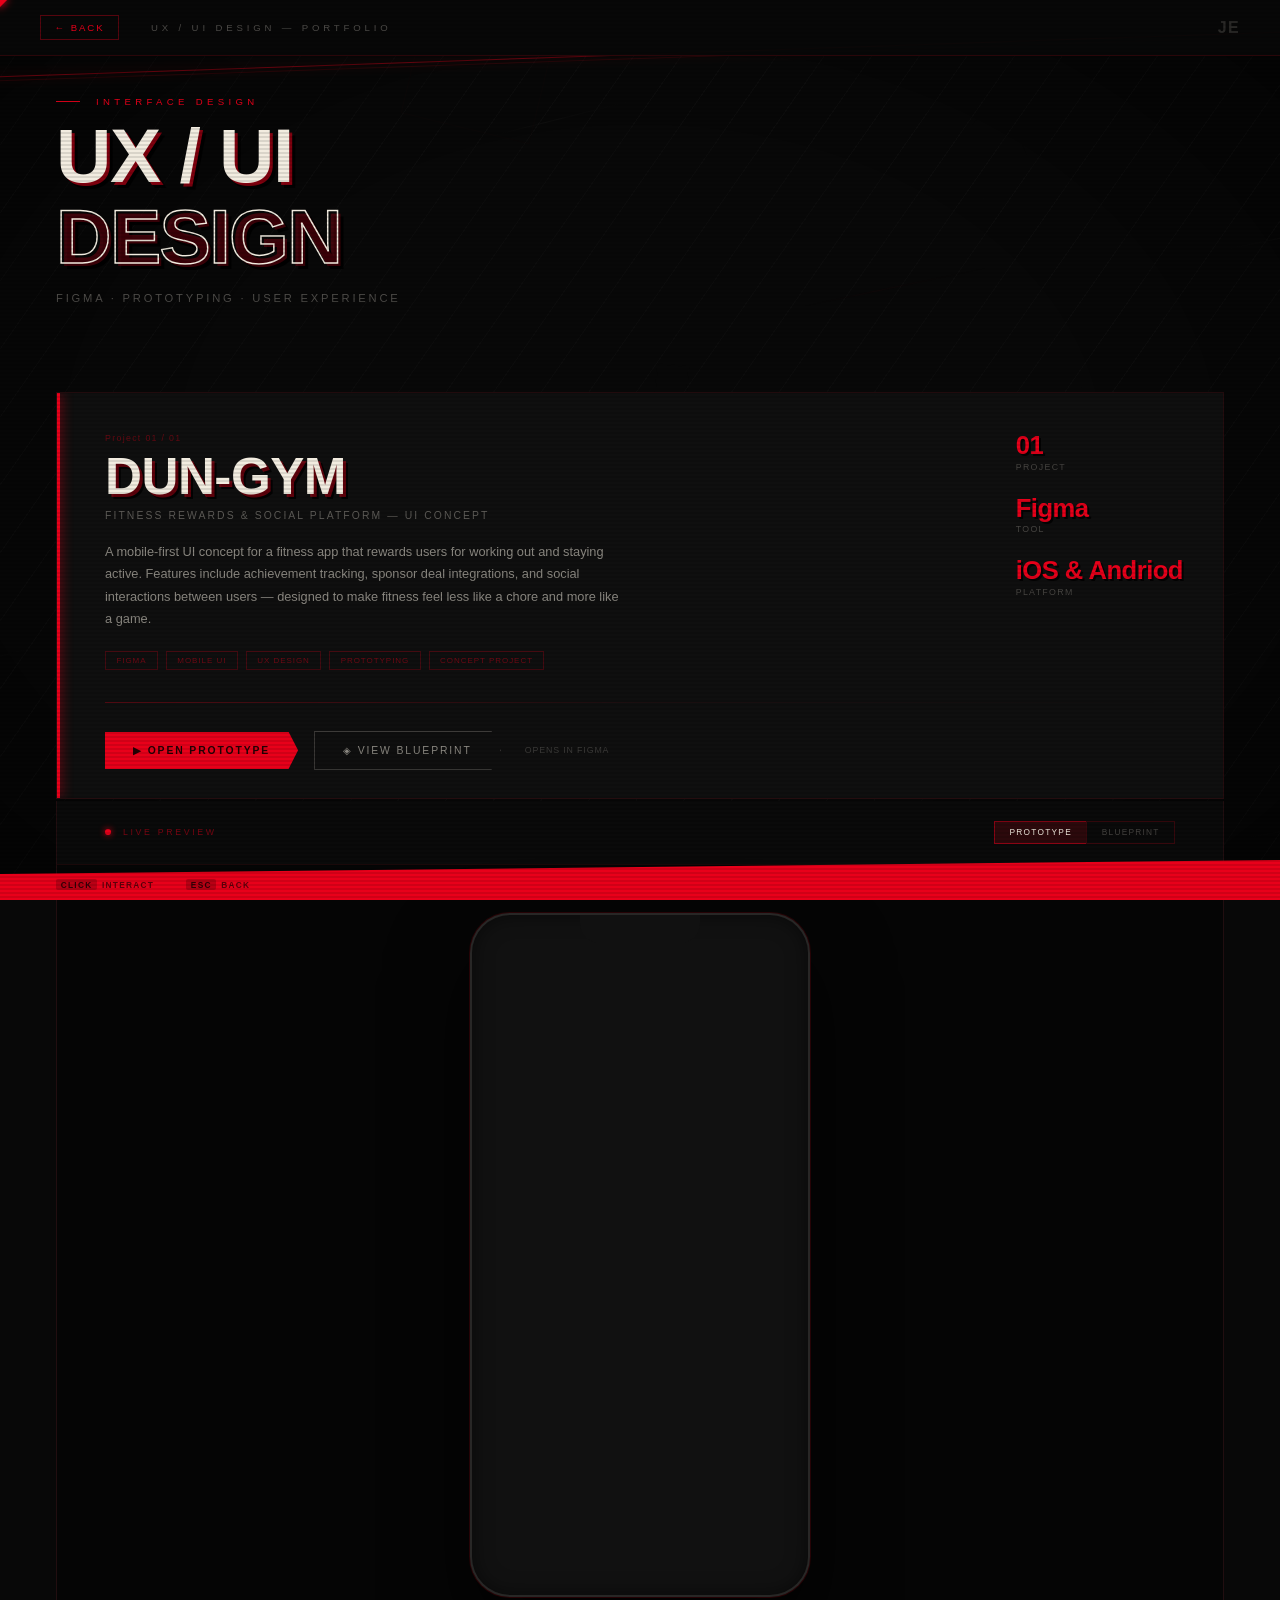
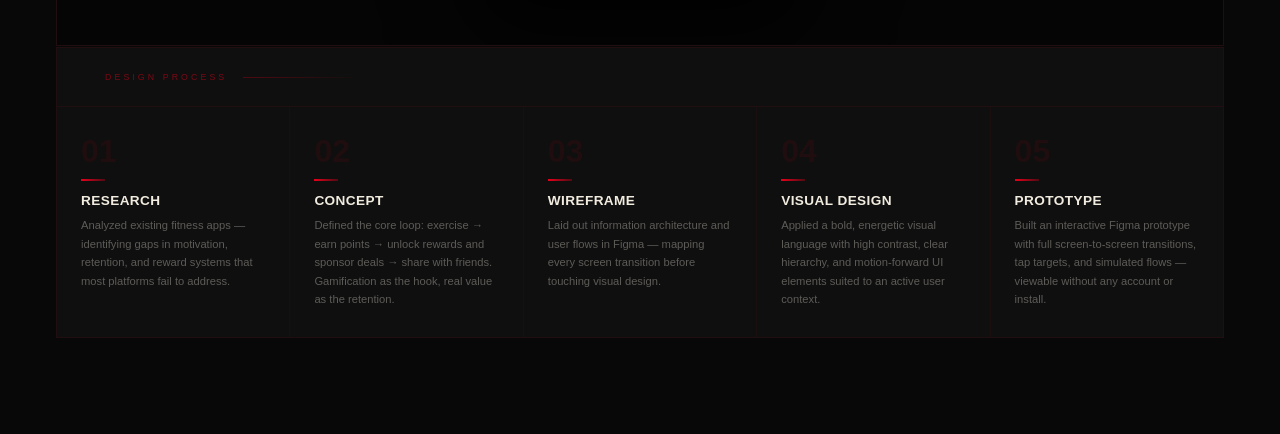
<file: ux-ui.html>
<!DOCTYPE html>
<html lang="en">
<head>
<meta charset="UTF-8">
<meta name="viewport" content="width=device-width, initial-scale=1.0">
<title>UX / UI Design — Joshua Easo</title>
<link rel="icon" type="image/png" href="GDK.png">
<style>
*,*::before,*::after{margin:0;padding:0;box-sizing:border-box;}

:root{
  --red:#e8001a;
  --black:#080808;
  --white:#f2ece0;
  --surface:#0f0f0f;
  --surface2:#141414;
  --border:rgba(242,236,224,0.06);
}

html,body{
  width:100%;min-height:100%;
  background:var(--black);
  font-family:'Arial Black','Arial Bold',Arial,sans-serif;
  cursor:none;
  user-select:none;
  overflow-x:hidden;
}

#cur{
  position:fixed;z-index:9999;pointer-events:none;
  width:10px;height:10px;
  background:var(--red);
  transform:translate(-50%,-50%) rotate(45deg);
  box-shadow:0 0 8px var(--red);
}

.scan{
  position:fixed;inset:0;z-index:800;pointer-events:none;
  background:repeating-linear-gradient(0deg,transparent,transparent 2px,rgba(0,0,0,0.1) 2px,rgba(0,0,0,0.1) 4px);
}

.bg{position:fixed;inset:0;overflow:hidden;z-index:0;}
#bgCanvas{position:absolute;inset:0;width:100%;height:100%;}
.bg::before{
  content:'';position:absolute;inset:0;z-index:1;pointer-events:none;
  background:repeating-linear-gradient(-55deg,transparent 0,transparent 38px,rgba(255,255,255,0.018) 38px,rgba(255,255,255,0.018) 39px);
}
.bg::after{
  content:'';position:absolute;inset:0;z-index:2;pointer-events:none;
  background:radial-gradient(ellipse 90% 90% at 50% 50%,transparent 40%,rgba(0,0,0,0.75) 100%);
}
.hl{position:absolute;left:-5%;width:110%;height:1px;background:var(--red);z-index:3;}
.hl1{top:6%;transform:rotate(-2deg);opacity:0.4;box-shadow:0 0 12px var(--red);}
.hl2{top:6.4%;transform:rotate(-2deg);opacity:0.12;}

/* PAGE */
.page{position:relative;z-index:100;min-height:100vh;display:flex;flex-direction:column;}

/* TOP BAR */
.topbar{
  position:fixed;top:0;left:0;right:0;z-index:500;
  height:56px;
  background:rgba(8,8,8,0.95);
  border-bottom:1px solid rgba(232,0,26,0.15);
  display:flex;align-items:center;
  padding:0 2.5rem;gap:2rem;
}
.back-btn{
  display:flex;align-items:center;gap:0.6rem;
  font-family:Arial,sans-serif;font-size:0.6rem;
  letter-spacing:0.2em;text-transform:uppercase;
  color:var(--red);text-decoration:none;cursor:none;
  border:1px solid rgba(232,0,26,0.35);
  padding:0.35rem 0.85rem;
  transition:background 0.15s;flex-shrink:0;
}
.back-btn:hover{background:rgba(232,0,26,0.1);}
.topbar-title{
  font-size:0.6rem;letter-spacing:0.4em;text-transform:uppercase;
  color:rgba(242,236,224,0.3);font-family:Arial,sans-serif;font-weight:400;
}
.topbar-name{
  margin-left:auto;font-size:1rem;font-weight:900;
  letter-spacing:0.08em;color:rgba(242,236,224,0.15);text-transform:uppercase;
}

/* HERO */
.hero{padding:6rem 3.5rem 3rem;position:relative;}
.hero-eyebrow{
  font-size:0.6rem;letter-spacing:0.45em;text-transform:uppercase;
  color:var(--red);margin-bottom:0.75rem;
  font-family:Arial,sans-serif;font-weight:400;
  display:flex;align-items:center;gap:1rem;
}
.hero-eyebrow::before{content:'';width:1.5rem;height:1px;background:var(--red);}
.hero-title{
  font-size:clamp(2.5rem,6vw,5rem);
  font-weight:900;letter-spacing:-0.02em;line-height:0.95;text-transform:uppercase;
}
.hero-title .solid{
  display:block;color:var(--white);
  text-shadow:3px 3px 0 rgba(232,0,26,0.55),6px 6px 0 rgba(0,0,0,0.85);
}
.hero-title .outline{
  display:block;color:transparent;
  -webkit-text-stroke:1.5px var(--white);
  text-shadow:3px 3px 0 rgba(232,0,26,0.25),6px 6px 0 rgba(0,0,0,0.9);
  margin-top:0.1em;
}
.hero-sub{
  font-family:Arial,sans-serif;font-weight:400;
  font-size:0.7rem;letter-spacing:0.25em;text-transform:uppercase;
  color:rgba(242,236,224,0.3);margin-top:1.2rem;
}

/* CONTENT */
.content{padding:2.5rem 3.5rem 6rem;}

/* PROJECT CARD — full width hero card */
.project-hero{
  position:relative;
  background:var(--surface);
  border:1px solid rgba(232,0,26,0.1);
  overflow:hidden;
  margin-bottom:1.5px;
}
/* Left red bar */
.project-hero::before{
  content:'';
  position:absolute;left:0;top:0;bottom:0;
  width:3px;background:var(--red);
  box-shadow:0 0 12px var(--red);
}

.ph-top{
  padding:2.5rem 2.5rem 2rem 3rem;
  display:flex;align-items:flex-start;justify-content:space-between;
  gap:2rem;flex-wrap:wrap;
}
.ph-meta{}
.ph-num{
  font-size:0.55rem;letter-spacing:0.15em;
  color:rgba(232,0,26,0.4);font-family:Arial,sans-serif;
  margin-bottom:0.5rem;
}
.ph-title{
  font-size:clamp(2rem,4vw,3.5rem);
  font-weight:900;letter-spacing:-0.01em;text-transform:uppercase;
  color:var(--white);line-height:1;
  text-shadow:3px 3px 0 rgba(232,0,26,0.4),5px 5px 0 rgba(0,0,0,0.8);
  margin-bottom:0.5rem;
}
.ph-subtitle{
  font-family:Arial,sans-serif;font-weight:400;
  font-size:0.65rem;letter-spacing:0.2em;text-transform:uppercase;
  color:rgba(242,236,224,0.35);margin-bottom:1.25rem;
}
.ph-desc{
  font-family:Arial,sans-serif;font-weight:400;
  font-size:0.8rem;line-height:1.75;
  color:rgba(242,236,224,0.55);
  max-width:520px;
}

/* TAGS ROW */
.ph-tags{display:flex;gap:0.5rem;flex-wrap:wrap;margin-top:1.25rem;}
.ph-tag{
  font-family:Arial,sans-serif;font-size:0.5rem;
  letter-spacing:0.12em;text-transform:uppercase;
  padding:0.25rem 0.65rem;
  border:1px solid rgba(232,0,26,0.25);
  color:rgba(232,0,26,0.45);
}

/* STATS */
.ph-stats{
  display:flex;flex-direction:column;gap:1.5rem;
  min-width:160px;
}
.stat-item{}
.stat-val{
  font-size:1.6rem;font-weight:900;letter-spacing:-0.02em;
  color:var(--red);line-height:1;
  text-shadow:2px 2px 0 rgba(0,0,0,0.8);
}
.stat-label{
  font-family:Arial,sans-serif;font-size:0.55rem;
  letter-spacing:0.15em;text-transform:uppercase;
  color:rgba(242,236,224,0.25);margin-top:0.2rem;
}

/* DIVIDER */
.ph-divider{
  height:1px;
  background:linear-gradient(90deg,rgba(232,0,26,0.3),rgba(232,0,26,0.05),transparent);
  margin:0 3rem;
}

/* ACTION BUTTONS ROW */
.ph-actions{
  padding:1.75rem 2.5rem 1.75rem 3rem;
  display:flex;gap:1rem;flex-wrap:wrap;align-items:center;
}
.btn-primary{
  font-family:Arial,sans-serif;font-size:0.65rem;
  letter-spacing:0.18em;text-transform:uppercase;
  padding:0.8rem 1.75rem;
  background:var(--red);color:rgba(0,0,0,0.85);
  border:none;cursor:none;font-weight:700;
  clip-path:polygon(0% 0%,95% 0%,100% 50%,95% 100%,0% 100%);
  transition:opacity 0.15s,transform 0.15s;
  text-decoration:none;display:inline-flex;align-items:center;gap:0.5rem;
}
.btn-primary:hover{opacity:0.88;transform:translateX(2px);}
.btn-secondary{
  font-family:Arial,sans-serif;font-size:0.65rem;
  letter-spacing:0.18em;text-transform:uppercase;
  padding:0.8rem 1.75rem;
  background:transparent;
  border:1px solid rgba(242,236,224,0.2);
  color:rgba(242,236,224,0.55);
  cursor:none;
  clip-path:polygon(0% 0%,95% 0%,100% 50%,95% 100%,0% 100%);
  transition:border-color 0.15s,color 0.15s;
  text-decoration:none;display:inline-flex;align-items:center;gap:0.5rem;
}
.btn-secondary:hover{border-color:rgba(232,0,26,0.5);color:var(--white);}
.btn-note{
  font-family:Arial,sans-serif;font-size:0.55rem;
  letter-spacing:0.1em;text-transform:uppercase;
  color:rgba(242,236,224,0.2);margin-left:0.5rem;
}

/* PREVIEW SECTION — iframe embed */
.preview-section{
  background:var(--surface);
  border:1px solid rgba(232,0,26,0.08);
  border-top:none;
  overflow:hidden;
}
.preview-header{
  padding:1.25rem 3rem;
  display:flex;align-items:center;justify-content:space-between;
  border-bottom:1px solid rgba(232,0,26,0.08);
  background:rgba(0,0,0,0.3);
}
.preview-label{
  font-family:Arial,sans-serif;font-size:0.55rem;
  letter-spacing:0.3em;text-transform:uppercase;
  color:rgba(232,0,26,0.5);
  display:flex;align-items:center;gap:0.75rem;
}
.preview-label::before{
  content:'';width:6px;height:6px;border-radius:50%;
  background:var(--red);box-shadow:0 0 6px var(--red);
}
.preview-toggle{
  display:flex;gap:0;
}
.ptog{
  font-family:Arial,sans-serif;font-size:0.52rem;
  letter-spacing:0.15em;text-transform:uppercase;
  padding:0.35rem 0.9rem;
  border:1px solid rgba(232,0,26,0.2);
  color:rgba(242,236,224,0.25);
  cursor:none;
  transition:all 0.15s;
}
.ptog:first-child{border-right:none;}
.ptog.active{
  background:rgba(232,0,26,0.15);
  border-color:rgba(232,0,26,0.5);
  color:var(--white);
}

.preview-frame{
  position:relative;
  width:100%;
  background:#050505;
}
/* Prototype view — phone mockup centered */
.preview-frame.proto-view{
  display:flex;align-items:center;justify-content:center;
  padding:3rem 2rem;
  min-height:700px;
}
.phone-shell{
  position:relative;
  width:340px;
  background:#111;
  border-radius:40px;
  border:2px solid rgba(242,236,224,0.1);
  box-shadow:
    0 0 0 1px rgba(232,0,26,0.15),
    0 40px 80px rgba(0,0,0,0.8),
    inset 0 0 20px rgba(0,0,0,0.5);
  overflow:hidden;
  flex-shrink:0;
}
.phone-notch{
  position:absolute;top:0;left:50%;transform:translateX(-50%);
  width:120px;height:28px;
  background:#111;border-radius:0 0 20px 20px;
  z-index:10;
}
.phone-iframe{
  width:100%;height:680px;
  border:none;display:block;
}
/* Blueprint view — full width iframe */
.preview-frame.blueprint-view{
  display:block;
  height:620px;
}
.blueprint-iframe{
  width:100%;height:100%;border:none;display:block;
}

/* placeholder when iframe not loaded */
.frame-placeholder{
  position:absolute;inset:0;
  display:flex;flex-direction:column;align-items:center;justify-content:center;
  background:#050505;
  pointer-events:none;
  opacity:1;transition:opacity 0.3s;
}
.frame-placeholder.hidden{opacity:0;}
.fp-spinner{
  width:32px;height:32px;
  border:1px solid rgba(232,0,26,0.2);
  border-top-color:var(--red);
  border-radius:50%;
  animation:spin 1s linear infinite;
  margin-bottom:1rem;
}
@keyframes spin{to{transform:rotate(360deg);}}
.fp-text{
  font-family:Arial,sans-serif;font-size:0.55rem;
  letter-spacing:0.2em;text-transform:uppercase;
  color:rgba(242,236,224,0.2);
}

/* PROCESS SECTION */
.process-section{
  margin-top:1.5px;
  background:var(--surface);
  border:1px solid rgba(232,0,26,0.08);
}
.process-header{
  padding:1.5rem 3rem;
  border-bottom:1px solid rgba(232,0,26,0.08);
}
.process-title-row{
  display:flex;align-items:center;gap:1rem;
  font-size:0.55rem;letter-spacing:0.35em;text-transform:uppercase;
  color:rgba(232,0,26,0.5);font-family:Arial,sans-serif;
}
.process-title-row::after{
  content:'';flex:1;max-width:120px;height:1px;
  background:linear-gradient(90deg,rgba(232,0,26,0.3),transparent);
}
.process-grid{
  display:grid;
  grid-template-columns:repeat(auto-fit,minmax(200px,1fr));
  gap:1px;background:rgba(232,0,26,0.05);
}
.process-step{
  background:var(--surface);
  padding:1.75rem 1.5rem;
  position:relative;
  transition:background 0.15s;
}
.process-step:hover{background:var(--surface2);}
.ps-num{
  font-size:2rem;font-weight:900;
  color:rgba(232,0,26,0.08);line-height:1;
  margin-bottom:0.75rem;
  font-family:'Arial Black',Arial,sans-serif;
}
.ps-accent{
  width:1.5rem;height:2px;
  background:linear-gradient(90deg,var(--red),rgba(232,0,26,0.3));
  margin-bottom:0.75rem;
}
.ps-title{
  font-size:0.85rem;font-weight:900;letter-spacing:0.03em;
  text-transform:uppercase;color:var(--white);margin-bottom:0.5rem;
}
.ps-desc{
  font-family:Arial,sans-serif;font-weight:400;
  font-size:0.7rem;line-height:1.65;
  color:rgba(242,236,224,0.35);
}

/* STATUS BAR */
.statusbar{
  position:fixed;bottom:0;left:0;right:0;z-index:400;
  height:40px;background:var(--red);
  clip-path:polygon(0 35%,100% 0%,100% 100%,0% 100%);
  display:flex;align-items:flex-end;padding:0 3.5rem 0.65rem;
}
.sb-hints{
  display:flex;gap:2rem;
  font-family:Arial,sans-serif;font-size:0.52rem;
  letter-spacing:0.15em;text-transform:uppercase;
  color:rgba(0,0,0,0.6);font-weight:700;
}
.sb-key{
  background:rgba(0,0,0,0.2);padding:0.05rem 0.3rem;
  border-radius:2px;color:rgba(0,0,0,0.75);margin-right:0.3rem;
}

#flash{
  position:fixed;inset:0;z-index:950;
  background:var(--red);opacity:0;pointer-events:none;
  transition:opacity 0.07s;
}
#flash.on{opacity:0.4;}

@media(max-width:768px){
  .topbar{padding:0 1.5rem;}
  .hero,.content{padding-left:1.5rem;padding-right:1.5rem;}
  .ph-top{flex-direction:column;}
  .ph-stats{flex-direction:row;flex-wrap:wrap;gap:1.5rem;}
  .ph-actions{padding-left:1.5rem;}
  .preview-header{padding:1rem 1.5rem;}
  .preview-frame.proto-view{padding:2rem 1rem;}
  .phone-shell{width:280px;}
  .phone-iframe{height:560px;}
  .preview-frame.blueprint-view{height:400px;}
  .process-header{padding:1.25rem 1.5rem;}
  .process-grid{grid-template-columns:1fr 1fr;}
}
</style>
</head>
<body>

<div id="cur"></div>
<div id="flash"></div>
<div class="scan"></div>

<div class="bg">
  <canvas id="bgCanvas"></canvas>
  <div class="hl hl1"></div>
  <div class="hl hl2"></div>
</div>

<div class="page">

  <div class="topbar">
    <a class="back-btn" href="index.html" id="backBtn">← Back</a>
    <span class="topbar-title">UX / UI Design — Portfolio</span>
    <span class="topbar-name">JE</span>
  </div>

  <div class="hero">
    <div class="hero-eyebrow">Interface Design</div>
    <div class="hero-title">
      <span class="solid">UX / UI</span>
      <span class="outline">Design</span>
    </div>
    <div class="hero-sub">Figma · Prototyping · User Experience</div>
  </div>

  <div class="content">

    <!-- PROJECT HERO CARD -->
    <div class="project-hero">
      <div class="ph-top">
        <div class="ph-meta">
          <div class="ph-num">Project 01 / 01</div>
          <div class="ph-title">DUN-GYM</div>
          <div class="ph-subtitle">Fitness Rewards & Social Platform — UI Concept</div>
          <div class="ph-desc">
            A mobile-first UI concept for a fitness app that rewards users for working out and staying active. Features include achievement tracking, sponsor deal integrations, and social interactions between users — designed to make fitness feel less like a chore and more like a game.
          </div>
          <div class="ph-tags">
            <span class="ph-tag">Figma</span>
            <span class="ph-tag">Mobile UI</span>
            <span class="ph-tag">UX Design</span>
            <span class="ph-tag">Prototyping</span>
            <span class="ph-tag">Concept Project</span>
          </div>
        </div>
        <div class="ph-stats">
          <div class="stat-item">
            <div class="stat-val">01</div>
            <div class="stat-label">Project</div>
          </div>
          <div class="stat-item">
            <div class="stat-val">Figma</div>
            <div class="stat-label">Tool</div>
          </div>
          <div class="stat-item">
            <div class="stat-val">iOS & Andriod</div>
            <div class="stat-label">Platform</div>
          </div>
        </div>
      </div>

      <div class="ph-divider"></div>

      <div class="ph-actions">
        <a class="btn-primary" href="https://www.figma.com/proto/GwopM5cHrOo8a1aW0BMJUW/Untitled?node-id=5-1478&p=f&t=wSkRn8qXgLdJ0KUC-1&scaling=scale-down&content-scaling=fixed&page-id=5%3A1477&starting-point-node-id=5%3A1478" target="_blank">
          ▶ Open Prototype
        </a>
        <a class="btn-secondary" href="https://www.figma.com/design/GwopM5cHrOo8a1aW0BMJUW/Untitled?node-id=5-1477&t=O9u8q7y1byVrNMwk-1" target="_blank">
          ◈ View Blueprint
        </a>
        <span class="btn-note">Opens in Figma</span>
      </div>
    </div>

    <!-- PREVIEW PANEL -->
    <div class="preview-section">
      <div class="preview-header">
        <div class="preview-label">Live Preview</div>
        <div class="preview-toggle">
          <div class="ptog active" data-view="proto">Prototype</div>
          <div class="ptog" data-view="blueprint">Blueprint</div>
        </div>
      </div>

      <!-- PROTOTYPE VIEW -->
      <div class="preview-frame proto-view" id="view-proto">
        <div class="phone-shell">
          <div class="phone-notch"></div>
          <div style="position:relative;">
            <div class="frame-placeholder" id="proto-placeholder">
              <div class="fp-spinner"></div>
              <div class="fp-text">Loading prototype...</div>
            </div>
            <iframe
              class="phone-iframe"
              id="proto-iframe"
              src="https://www.figma.com/embed?embed_host=share&url=https%3A%2F%2Fwww.figma.com%2Fproto%2FGwopM5cHrOo8a1aW0BMJUW%2FUntitled%3Fnode-id%3D5-1478%26p%3Df%26t%3DwSkRn8qXgLdJ0KUC-1%26scaling%3Dscale-down%26content-scaling%3Dfixed%26page-id%3D5%253A1477%26starting-point-node-id%3D5%253A1478"
              allowfullscreen
              allow="fullscreen"
              onload="document.getElementById('proto-placeholder').classList.add('hidden')"
            ></iframe>
          </div>
        </div>
      </div>

      <!-- BLUEPRINT VIEW -->
      <div class="preview-frame blueprint-view" id="view-blueprint" style="display:none;">
        <div style="position:relative;height:100%;">
          <div class="frame-placeholder" id="blueprint-placeholder">
            <div class="fp-spinner"></div>
            <div class="fp-text">Loading blueprint...</div>
          </div>
          <iframe
            class="blueprint-iframe"
            id="blueprint-iframe"
            allowfullscreen
            allow="fullscreen"
            onload="document.getElementById('blueprint-placeholder').classList.add('hidden')"
          ></iframe>
        </div>
      </div>
    </div>

    <!-- PROCESS SECTION -->
    <div class="process-section">
      <div class="process-header">
        <div class="process-title-row">Design Process</div>
      </div>
      <div class="process-grid">
        <div class="process-step">
          <div class="ps-num">01</div>
          <div class="ps-accent"></div>
          <div class="ps-title">Research</div>
          <div class="ps-desc">Analyzed existing fitness apps — identifying gaps in motivation, retention, and reward systems that most platforms fail to address.</div>
        </div>
        <div class="process-step">
          <div class="ps-num">02</div>
          <div class="ps-accent"></div>
          <div class="ps-title">Concept</div>
          <div class="ps-desc">Defined the core loop: exercise → earn points → unlock rewards and sponsor deals → share with friends. Gamification as the hook, real value as the retention.</div>
        </div>
        <div class="process-step">
          <div class="ps-num">03</div>
          <div class="ps-accent"></div>
          <div class="ps-title">Wireframe</div>
          <div class="ps-desc">Laid out information architecture and user flows in Figma — mapping every screen transition before touching visual design.</div>
        </div>
        <div class="process-step">
          <div class="ps-num">04</div>
          <div class="ps-accent"></div>
          <div class="ps-title">Visual Design</div>
          <div class="ps-desc">Applied a bold, energetic visual language with high contrast, clear hierarchy, and motion-forward UI elements suited to an active user context.</div>
        </div>
        <div class="process-step">
          <div class="ps-num">05</div>
          <div class="ps-accent"></div>
          <div class="ps-title">Prototype</div>
          <div class="ps-desc">Built an interactive Figma prototype with full screen-to-screen transitions, tap targets, and simulated flows — viewable without any account or install.</div>
        </div>
      </div>
    </div>

  </div><!-- /content -->

  <div class="statusbar">
    <div class="sb-hints">
      <span><span class="sb-key">Click</span>Interact</span>
      <span><span class="sb-key">Esc</span>Back</span>
    </div>
  </div>

</div><!-- /page -->

<script>
// Cursor
const cur=document.getElementById('cur');
document.addEventListener('mousemove',e=>{
  cur.style.left=e.clientX+'px';
  cur.style.top=e.clientY+'px';
});

// Flash
const flash=document.getElementById('flash');
function doFlash(cb){
  flash.classList.add('on');
  setTimeout(()=>{flash.classList.remove('on');if(cb)cb();},100);
}

// Back
document.getElementById('backBtn').addEventListener('click',e=>{
  e.preventDefault();
  doFlash(()=>{ window.location.href='index.html'; });
});

// Preview toggle
const ptogs=document.querySelectorAll('.ptog');
const viewProto=document.getElementById('view-proto');
const viewBlueprint=document.getElementById('view-blueprint');
const blueprintIframe=document.getElementById('blueprint-iframe');
let blueprintLoaded=false;

ptogs.forEach(t=>{
  t.addEventListener('click',()=>{
    doFlash(()=>{
      ptogs.forEach(p=>p.classList.remove('active'));
      t.classList.add('active');
      if(t.dataset.view==='proto'){
        viewProto.style.display='flex';
        viewBlueprint.style.display='none';
      } else {
        viewProto.style.display='none';
        viewBlueprint.style.display='block';
        // lazy load blueprint iframe only when first switched to
        if(!blueprintLoaded){
          blueprintIframe.src="https://www.figma.com/embed?embed_host=share&url=https%3A%2F%2Fwww.figma.com%2Fdesign%2FGwopM5cHrOo8a1aW0BMJUW%2FUntitled%3Fnode-id%3D5-1477%26t%3DO9u8q7y1byVrNMwk-1";
          blueprintLoaded=true;
        }
      }
    });
  });
});

// Keyboard
document.addEventListener('keydown',e=>{
  if(e.key==='Escape') doFlash(()=>{ window.location.href='index.html'; });
});

// External links — flash before opening
document.querySelectorAll('a[target="_blank"]').forEach(a=>{
  a.addEventListener('click',e=>{
    // let them open naturally, just add flash feel
    flash.classList.add('on');
    setTimeout(()=>flash.classList.remove('on'),100);
  });
});

// BG Canvas
(()=>{
  const canvas=document.getElementById('bgCanvas');
  const ctx=canvas.getContext('2d');
  let W,H;
  function resize(){W=canvas.width=window.innerWidth;H=canvas.height=window.innerHeight;}
  resize();window.addEventListener('resize',resize);
  const streaks=Array.from({length:16},()=>mkS());
  function mkS(){
    const angle=(-15+Math.random()*8)*Math.PI/180;
    const alpha=0.02+Math.random()*0.04;
    return{x:Math.random()*1.6*window.innerWidth-0.3*window.innerWidth,y:Math.random()*window.innerHeight,
      angle,speed:0.1+Math.random()*0.2,len:60+Math.random()*200,alpha,w:0.4+Math.random()*0.8,
      color:Math.random()<0.75?`rgba(242,236,224,${alpha})`:Math.random()<0.5?`rgba(232,0,26,${alpha*0.8})`:`rgba(100,200,255,${alpha*0.7})`};
  }
  function tickS(s){s.x+=Math.cos(s.angle)*s.speed;s.y+=Math.sin(s.angle)*s.speed;if(s.x>W+400)s.x=-400;if(s.y>H+40)s.y=-40;if(s.x<-400)s.x=W+400;}
  function drawS(s){
    const ex=s.x+Math.cos(s.angle)*s.len,ey=s.y+Math.sin(s.angle)*s.len;
    const g=ctx.createLinearGradient(s.x,s.y,ex,ey);
    g.addColorStop(0,'transparent');g.addColorStop(0.4,s.color);g.addColorStop(1,'transparent');
    ctx.beginPath();ctx.moveTo(s.x,s.y);ctx.lineTo(ex,ey);ctx.strokeStyle=g;ctx.lineWidth=s.w;ctx.stroke();
  }
  const geos=Array.from({length:22},()=>mkG());
  function mkG(){
    const sides=Math.random()<0.5?3:4;
    const tier=Math.random();
    const size=tier<0.30?6+Math.random()*14:tier<0.60?20+Math.random()*40:tier<0.82?60+Math.random()*90:150+Math.random()*150;
    const alpha=size>120?0.006+Math.random()*0.012:size>50?0.012+Math.random()*0.022:0.025+Math.random()*0.05;
    const sc=size>100?0.4:size>40?0.7:1.0;
    const speed={x:(Math.random()-0.5)*0.32*sc,y:(Math.random()-0.5)*0.22*sc,r:(Math.random()-0.5)*0.006*sc};
    const roll=Math.random();
    const col=roll<0.50?`rgba(80,80,80,${alpha})`:roll<0.72?`rgba(45,45,45,${alpha})`:roll<0.88?`rgba(232,0,26,${alpha})`:`rgba(150,150,150,${alpha})`;
    return{x:Math.random()*window.innerWidth,y:Math.random()*window.innerHeight,size,sides,filled:size>80?false:Math.random()<0.28,speed,col,rot:Math.random()*Math.PI*2};
  }
  function tickG(g){
    g.x+=g.speed.x;g.y+=g.speed.y;g.rot+=g.speed.r;
    const buf=g.size+20;if(g.x<-buf)g.x=W+buf;if(g.x>W+buf)g.x=-buf;if(g.y<-buf)g.y=H+buf;if(g.y>H+buf)g.y=-buf;
  }
  function drawG(g){
    ctx.save();ctx.translate(g.x,g.y);ctx.rotate(g.rot);ctx.beginPath();
    for(let i=0;i<g.sides;i++){const a=(i/g.sides)*Math.PI*2;i===0?ctx.moveTo(Math.cos(a)*g.size,Math.sin(a)*g.size):ctx.lineTo(Math.cos(a)*g.size,Math.sin(a)*g.size);}
    ctx.closePath();
    if(g.filled){ctx.fillStyle=g.col;ctx.fill();}else{ctx.strokeStyle=g.col;ctx.lineWidth=0.5;ctx.stroke();}
    ctx.restore();
  }
  function frame(){
    ctx.clearRect(0,0,W,H);
    streaks.forEach(s=>{tickS(s);drawS(s);});
    geos.forEach(g=>{tickG(g);drawG(g);});
    requestAnimationFrame(frame);
  }
  requestAnimationFrame(frame);
})();
</script>
</body>
</html>
</file>
